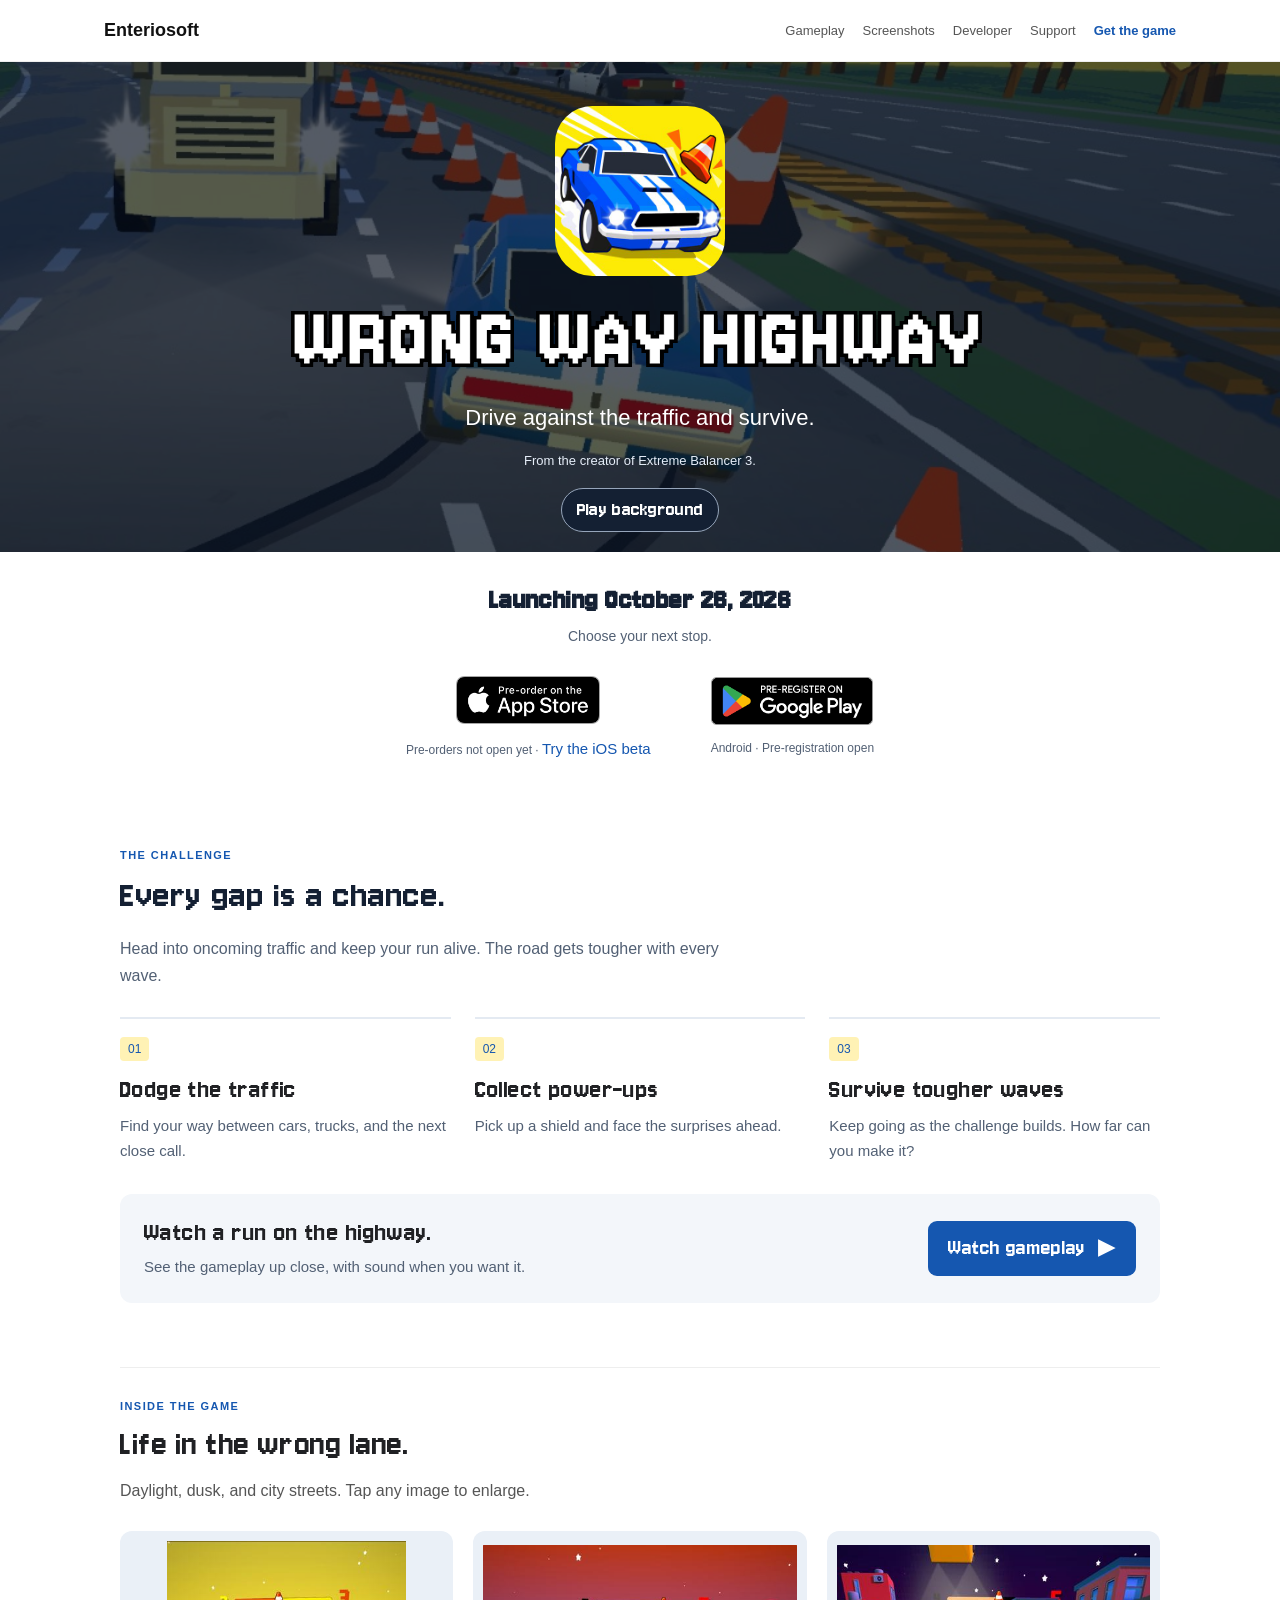
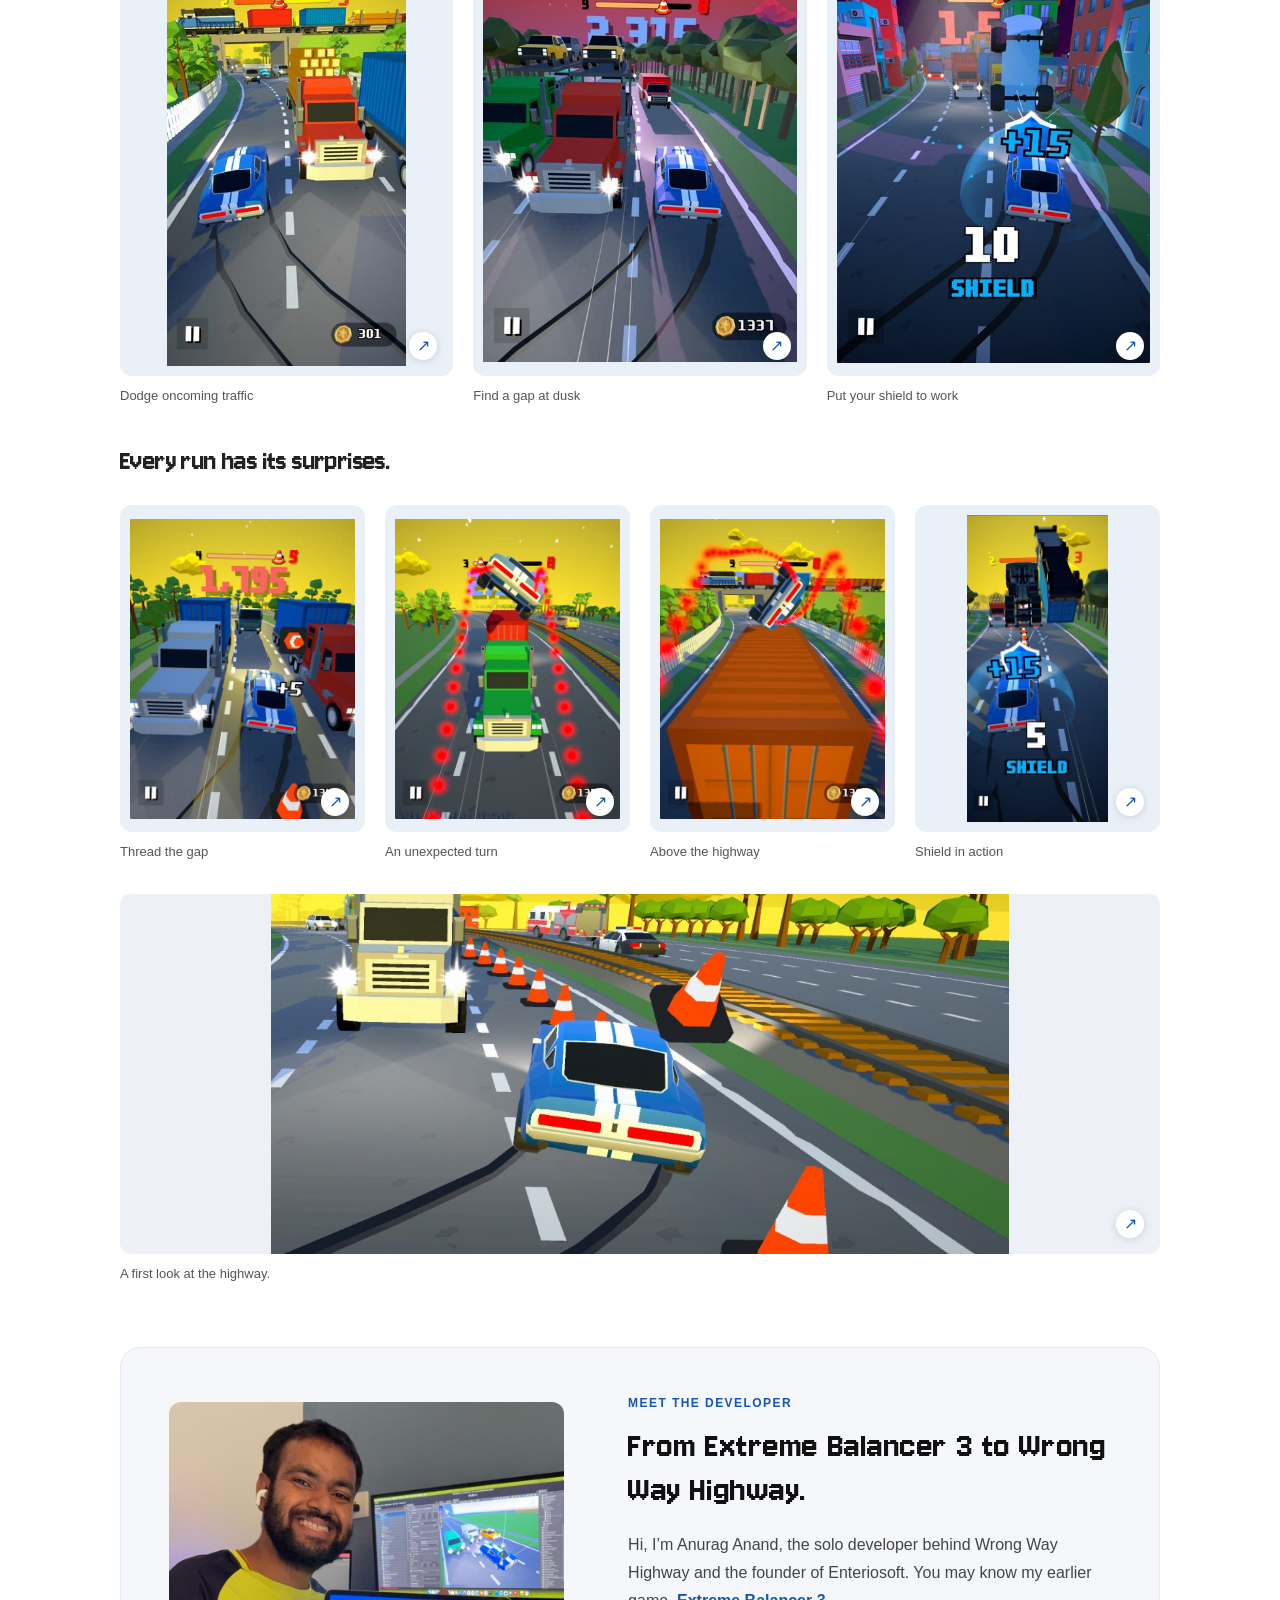
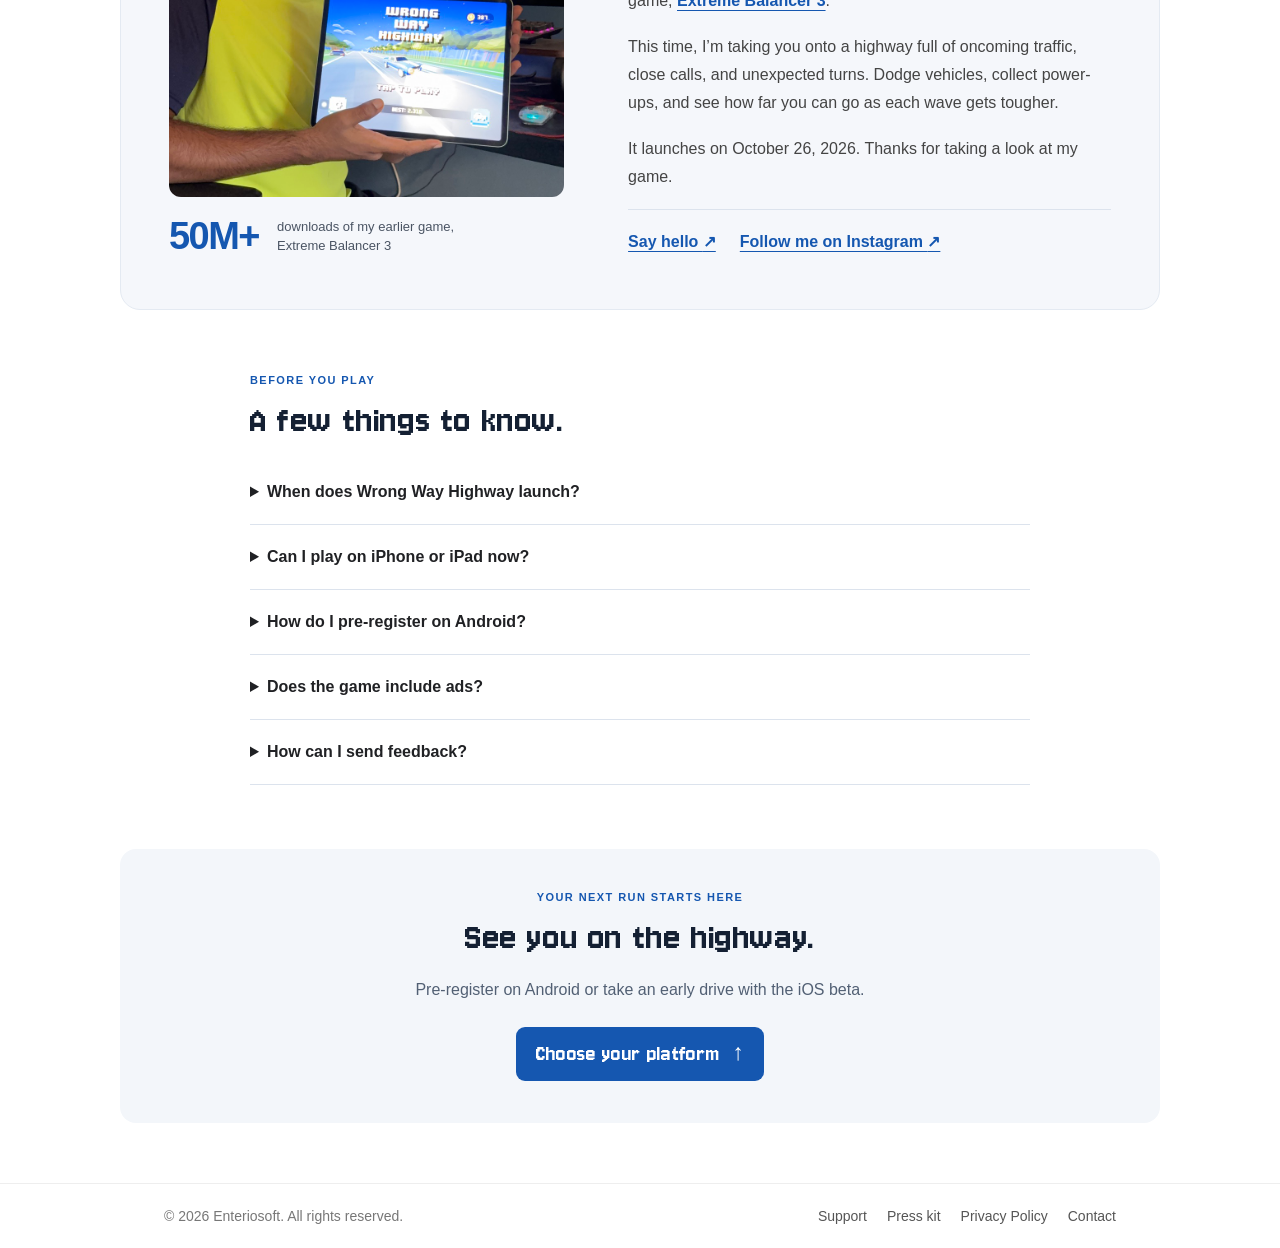
<file: index.html>
<!doctype html><html lang="en"><head><meta charset="UTF-8"><meta name="viewport" content="width=device-width, initial-scale=1">
<title>Wrong Way Highway — Mobile Driving Game by Enteriosoft</title>
<meta name="description" content="Dodge oncoming traffic, collect power-ups, and survive tougher waves. Explore Wrong Way Highway, pre-register on Android, or try the iOS beta.">
<link rel="canonical" href="https://wrongwayhighway.com/">
<link rel="icon" type="image/png" href="images/web/favicon.png"><link rel="apple-touch-icon" href="images/web/apple-touch-icon.png">
<meta property="og:type" content="website"><meta property="og:title" content="Wrong Way Highway"><meta property="og:description" content="One car. All the wrong traffic. A new mobile game from Enteriosoft."><meta property="og:url" content="https://wrongwayhighway.com/"><meta property="og:image" content="https://wrongwayhighway.com/images/web/social-preview.jpg"><meta property="og:image:width" content="1200"><meta property="og:image:height" content="630"><meta property="og:image:alt" content="Wrong Way Highway blue car dodging oncoming traffic">
<meta name="twitter:card" content="summary_large_image"><meta name="twitter:title" content="Wrong Way Highway"><meta name="twitter:description" content="Dodge traffic. Collect power-ups. Survive the highway."><meta name="twitter:image" content="https://wrongwayhighway.com/images/web/social-preview.jpg">
<link rel="stylesheet" href="home.css"><script src="site-config.js" defer></script><script src="script.js" defer></script><script src="home.js" defer></script>
<script type="application/ld+json">{"@context": "https://schema.org", "@type": "VideoGame", "name": "Wrong Way Highway", "url": "https://wrongwayhighway.com/", "image": "https://wrongwayhighway.com/images/web/social-preview.jpg", "description": "A mobile driving game where you dodge oncoming traffic, collect power-ups, and survive increasingly difficult waves.", "gamePlatform": ["Android", "iOS"], "publisher": {"@type": "Organization", "name": "Enteriosoft"}, "author": {"@type": "Person", "name": "Anurag Anand"}}</script></head><body><a class="skip-link" href="#main">Skip to content</a>
<header><div class="header-inner"><a href="index.html" class="brand">Enteriosoft</a><nav aria-label="Main navigation"><a href="#gameplay">Gameplay</a><a href="#screenshots">Screenshots</a><a href="#developer">Developer</a><a href="support.html">Support</a><a href="#availability" class="nav-action">Get the game</a></nav></div></header>
<main id="main">
<section class="hero" aria-labelledby="game-title">
<div class="hero-banner"><div class="hero-background" aria-hidden="true" inert><video id="gameplay-player" data-src="video/hero-loop.mp4" muted loop playsinline preload="none" disablepictureinpicture disableremoteplayback tabindex="-1"></video></div>
<img class="game-icon" src="images/web/game-icon.jpg" width="384" height="384" alt="Wrong Way Highway game icon" fetchpriority="high">
<h1 id="game-title"><span>Wrong Way</span> <span>Highway</span></h1><p class="tagline">Drive against the traffic and survive.</p>
<p class="hero-credit">From the creator of Extreme Balancer 3.</p>
<button id="motion-toggle" class="motion-toggle" type="button" hidden>Pause background</button></div>
<section class="availability" id="availability" aria-labelledby="availability-title"><h2 id="availability-title" data-launch-heading>Launching <time datetime="2026-10-26">October 26, 2026</time></h2>
<p>Choose your next stop.</p><nav class="store-badges" aria-label="Game availability">
<div class="store-option"><a href="ios-beta.html" data-event="ios_details" aria-label="App Store availability and iOS beta instructions"><img src="badges/appstorepreord.png" width="270" height="90" alt="Pre-order on the App Store"></a><span>Pre-orders not open yet · <a href="ios-beta.html" data-event="ios_beta_text">Try the iOS beta</a></span></div>
<div class="store-option"><a href="https://play.google.com/store/apps/details?id=com.enteriosoft.wrongwayhighway" data-event="google_play" aria-label="Pre-register on Google Play"><img src="badges/googleplayprereg.png" width="270" height="80" alt="Pre-register on Google Play"></a><span>Android · Pre-registration open</span></div></nav></section></section>
<section class="content-section" id="gameplay" aria-labelledby="gameplay-title"><p class="eyebrow">The challenge</p><h2 id="gameplay-title">Every gap is a chance.</h2><p class="section-intro">Head into oncoming traffic and keep your run alive. The road gets tougher with every wave.</p>
<div class="feature-grid"><article><span class="feature-number">01</span><h3>Dodge the traffic</h3><p>Find your way between cars, trucks, and the next close call.</p></article><article><span class="feature-number">02</span><h3>Collect power-ups</h3><p>Pick up a shield and face the surprises ahead.</p></article><article><span class="feature-number">03</span><h3>Survive tougher waves</h3><p>Keep going as the challenge builds. How far can you make it?</p></article></div>
<div class="trailer-panel"><div><h3>Watch a run on the highway.</h3><p>See the gameplay up close, with sound when you want it.</p></div><button class="primary-link" id="trailer-open" type="button" hidden>Watch gameplay <span aria-hidden="true">▶</span></button><noscript><a class="primary-link" href="https://youtu.be/5j3gRj9Xhcs">Watch gameplay on YouTube</a></noscript></div></section>
<section class="home-gallery" id="screenshots" aria-labelledby="gallery-title"><p class="eyebrow">Inside the game</p><h2 id="gallery-title">Life in the wrong lane.</h2><p class="gallery-intro">Daylight, dusk, and city streets. Tap any image to enlarge.</p>
<div class="screenshot-grid featured-shots"><figure><a class="shot-link" href="screenshots/web/2.jpg" data-caption="Dodge oncoming traffic" aria-label="Enlarge image: Dodge oncoming traffic"><span class="image-frame"><img src="screenshots/web/2.jpg" srcset="screenshots/web/2-small.jpg 360w, screenshots/web/2.jpg 540w" sizes="(max-width: 360px) calc(100vw - 40px), (max-width: 700px) 45vw, 330px" width="540" height="960" loading="lazy" decoding="async" alt="Blue sports car swerving beside an oncoming red truck beneath a freight train bridge"></span><span class="enlarge-hint" aria-hidden="true">↗</span></a><figcaption>Dodge oncoming traffic</figcaption></figure><figure><a class="shot-link" href="screenshots/web/10d.jpg" data-caption="Find a gap at dusk" aria-label="Enlarge image: Find a gap at dusk"><span class="image-frame"><img src="screenshots/web/10d.jpg" srcset="screenshots/web/10d-small.jpg 480w, screenshots/web/10d.jpg 900w" sizes="(max-width: 360px) calc(100vw - 40px), (max-width: 700px) 45vw, 330px" width="900" height="1200" loading="lazy" decoding="async" alt="Blue car passing trucks under a pink dusk sky"></span><span class="enlarge-hint" aria-hidden="true">↗</span></a><figcaption>Find a gap at dusk</figcaption></figure><figure><a class="shot-link" href="screenshots/web/9b.jpg" data-caption="Put your shield to work" aria-label="Enlarge image: Put your shield to work"><span class="image-frame"><img src="screenshots/web/9b.jpg" srcset="screenshots/web/9b-small.jpg 480w, screenshots/web/9b.jpg 900w" sizes="(max-width: 360px) calc(100vw - 40px), (max-width: 700px) 45vw, 330px" width="900" height="1200" loading="lazy" decoding="async" alt="Shielded blue car beneath a flipping vehicle on a city street"></span><span class="enlarge-hint" aria-hidden="true">↗</span></a><figcaption>Put your shield to work</figcaption></figure></div><h3 class="gallery-subheading">Every run has its surprises.</h3><div class="screenshot-grid more-shots"><figure><a class="shot-link" href="screenshots/web/4h.jpg" data-caption="Thread the gap" aria-label="Enlarge image: Thread the gap"><span class="image-frame"><img src="screenshots/web/4h.jpg" srcset="screenshots/web/4h-small.jpg 480w, screenshots/web/4h.jpg 900w" sizes="(max-width: 360px) calc(100vw - 40px), (max-width: 700px) 45vw, 330px" width="900" height="1200" loading="lazy" decoding="async" alt="Blue car threading a gap between oncoming container trucks"></span><span class="enlarge-hint" aria-hidden="true">↗</span></a><figcaption>Thread the gap</figcaption></figure><figure><a class="shot-link" href="screenshots/web/2i.jpg" data-caption="An unexpected turn" aria-label="Enlarge image: An unexpected turn"><span class="image-frame"><img src="screenshots/web/2i.jpg" srcset="screenshots/web/2i-small.jpg 480w, screenshots/web/2i.jpg 900w" sizes="(max-width: 360px) calc(100vw - 40px), (max-width: 700px) 45vw, 330px" width="900" height="1200" loading="lazy" decoding="async" alt="Car tumbling above a green truck with glowing red trails"></span><span class="enlarge-hint" aria-hidden="true">↗</span></a><figcaption>An unexpected turn</figcaption></figure><figure><a class="shot-link" href="screenshots/web/5l.jpg" data-caption="Above the highway" aria-label="Enlarge image: Above the highway"><span class="image-frame"><img src="screenshots/web/5l.jpg" srcset="screenshots/web/5l-small.jpg 480w, screenshots/web/5l.jpg 900w" sizes="(max-width: 360px) calc(100vw - 40px), (max-width: 700px) 45vw, 330px" width="900" height="1200" loading="lazy" decoding="async" alt="Car suspended above an orange freight container near a railway bridge"></span><span class="enlarge-hint" aria-hidden="true">↗</span></a><figcaption>Above the highway</figcaption></figure><figure><a class="shot-link" href="screenshots/web/3n.jpg" data-caption="Shield in action" aria-label="Enlarge image: Shield in action"><span class="image-frame"><img src="screenshots/web/3n.jpg" srcset="screenshots/web/3n-small.jpg 295w, screenshots/web/3n.jpg 554w" sizes="(max-width: 360px) calc(100vw - 40px), (max-width: 700px) 45vw, 330px" width="554" height="1200" loading="lazy" decoding="async" alt="Shielded blue car approaching two trucks flipping into the air"></span><span class="enlarge-hint" aria-hidden="true">↗</span></a><figcaption>Shield in action</figcaption></figure></div>
<figure class="promo-figure"><a class="shot-link" href="images/web/featured-graphics.jpg" data-caption="A first look at the highway" aria-label="Enlarge promotional artwork"><img src="images/web/featured-graphics.jpg" width="1024" height="500" loading="lazy" decoding="async" alt="Blue car dodging trucks and traffic cones in Wrong Way Highway"><span class="enlarge-hint" aria-hidden="true">↗</span></a><figcaption>A first look at the highway.</figcaption></figure></section>
<section class="developer-section" id="developer" aria-labelledby="developer-title">
                <figure class="developer-photo">
                    <img src="about/me-web.jpg" width="960" height="960" loading="lazy" decoding="async" alt="The developer of Wrong Way Highway holding an iPad running the game, beside a computer displaying its development">
                    <figcaption class="developer-milestone">
                        <strong>50M+</strong>
                        <span>downloads of my earlier game,<br>Extreme Balancer 3</span>
                    </figcaption>
                </figure>
                <div class="developer-copy">
                    <p class="developer-label">Meet the developer</p>
                    <h2 id="developer-title">From Extreme Balancer 3 to Wrong Way Highway.</h2>
                    <p>Hi, I’m Anurag Anand, the solo developer behind Wrong Way Highway and the founder of Enteriosoft. You may know my earlier game, <a href="https://apps.apple.com/us/app/extreme-balancer-3/id1441976758">Extreme Balancer 3</a>.</p>
                    <p>This time, I’m taking you onto a highway full of oncoming traffic, close calls, and unexpected turns. Dodge vehicles, collect power-ups, and see how far you can go as each wave gets tougher.</p>
                    <p>It launches on <time datetime="2026-10-26">October 26, 2026</time>. Thanks for taking a look at my game.</p>
                    <div class="developer-links">
                        <a href="mailto:anuraganand.enteriosoft@gmail.com">Say hello <span aria-hidden="true">↗</span></a>
                        <a href="https://www.instagram.com/anuraganand321/" target="_blank" rel="noopener noreferrer" aria-label="Follow me on Instagram (opens in a new tab)">Follow me on Instagram <span aria-hidden="true">↗</span></a>
                    </div>
                </div>
            </section>
<section class="content-section faq-section" id="faq" aria-labelledby="faq-title"><p class="eyebrow">Before you play</p><h2 id="faq-title">A few things to know.</h2>
<details><summary>When does Wrong Way Highway launch?</summary><p data-launch-faq>The planned launch date is October 26, 2026. Check the store listing for availability on your device.</p></details>
<details><summary>Can I play on iPhone or iPad now?</summary><p>You can try the beta through TestFlight. App Store pre-orders are not open yet. <a href="ios-beta.html">See the beta installation steps</a>.</p></details>
<details><summary>How do I pre-register on Android?</summary><p>Open the <a href="https://play.google.com/store/apps/details?id=com.enteriosoft.wrongwayhighway" data-event="google_play_faq">Google Play listing</a> on your device and follow the pre-registration instructions shown there.</p></details>
<details><summary>Does the game include ads?</summary><p>The game uses Google AdMob to display ads. You can read more in the <a href="privacy-policy.html">privacy policy</a>.</p></details>
<details><summary>How can I send feedback?</summary><p>Use TestFlight’s feedback option for the iOS beta, or <a href="mailto:anuraganand.enteriosoft@gmail.com">email Anurag</a> with a description of what happened and your device model. Visit <a href="support.html">game support</a> for troubleshooting tips.</p></details></section>
<section class="closing-cta content-section"><p class="eyebrow">Your next run starts here</p><h2>See you on the highway.</h2><p>Pre-register on Android or take an early drive with the iOS beta.</p><a class="primary-link" href="#availability">Choose your platform <span aria-hidden="true">↑</span></a></section>
</main><footer><div class="footer-inner"><span>© 2026 Enteriosoft. All rights reserved.</span><div class="footer-links"><a href="support.html">Support</a><a href="press.html">Press kit</a><a href="privacy-policy.html">Privacy Policy</a><a href="mailto:anuraganand.enteriosoft@gmail.com">Contact</a></div></div></footer><dialog class="lightbox" aria-label="Game image viewer">
    <div class="lightbox-toolbar">
        <div><p id="lightbox-caption"></p><p id="lightbox-count" aria-live="polite"></p></div>
        <button class="close" type="button" aria-label="Close image viewer" autofocus>Close ×</button>
    </div>
    <div class="lightbox-stage">
        <button class="previous" type="button" aria-label="Previous image">←</button>
        <img id="lightbox-image" alt=""><p id="lightbox-state" role="status" hidden></p>
        <button class="next" type="button" aria-label="Next image">→</button>
    </div>
    <p class="lightbox-hint">Swipe or use arrow keys · Escape to close</p>
</dialog>
<dialog class="trailer-dialog" id="trailer-dialog" aria-labelledby="trailer-title"><div class="lightbox-toolbar"><h2 id="trailer-title">Wrong Way Highway · Gameplay</h2><button type="button" id="trailer-close" autofocus>Close ×</button></div><div id="trailer-container"></div><p><a href="https://youtu.be/5j3gRj9Xhcs">Watch on YouTube</a> if the video cannot load.</p></dialog>
</body></html>
</file>
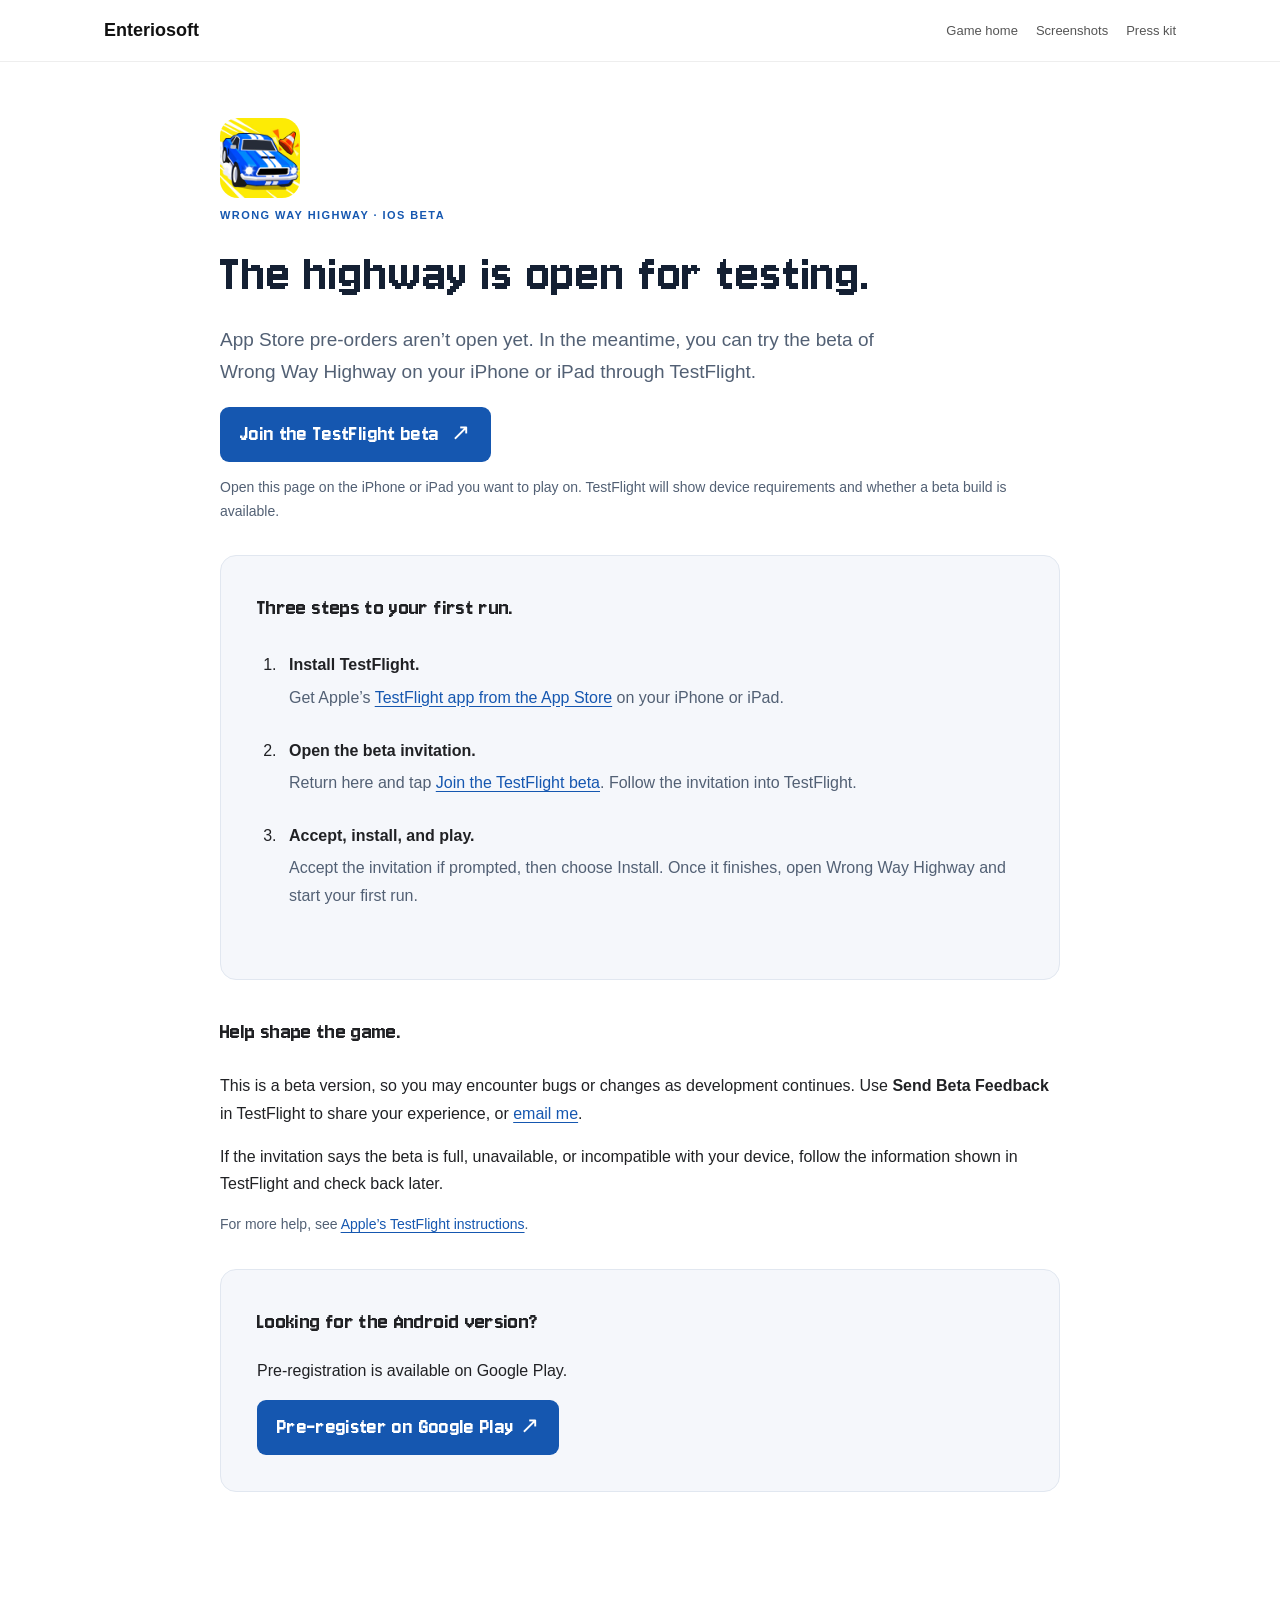
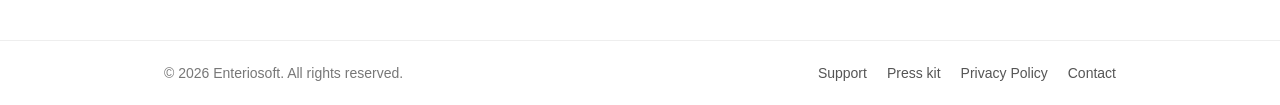
<file: ios-beta.html>
<!doctype html>
<html lang="en"><head><meta charset="utf-8"><meta name="viewport" content="width=device-width, initial-scale=1">
<title>Try the iOS beta — Wrong Way Highway</title><meta name="description" content="App Store pre-orders are not open yet. Learn how to try Wrong Way Highway on iPhone or iPad using TestFlight.">
<link rel="canonical" href="https://wrongwayhighway.com/ios-beta.html"><link rel="icon" href="images/web/favicon.png"><link rel="apple-touch-icon" href="images/web/apple-touch-icon.png">
<meta property="og:type" content="website"><meta property="og:title" content="Try the iOS beta — Wrong Way Highway"><meta property="og:description" content="App Store pre-orders are not open yet. Learn how to try Wrong Way Highway on iPhone or iPad using TestFlight."><meta property="og:url" content="https://wrongwayhighway.com/ios-beta.html"><meta property="og:image" content="https://wrongwayhighway.com/images/web/social-preview.jpg"><meta name="twitter:card" content="summary_large_image">
<link rel="stylesheet" href="home.css"><script src="site-config.js" defer></script><script src="home.js" defer></script></head><body>
<a class="skip-link" href="#main">Skip to content</a><header><div class="header-inner"><a class="brand" href="index.html">Enteriosoft</a><nav aria-label="Main navigation"><a href="index.html">Game home</a><a href="index.html#screenshots">Screenshots</a><a href="press.html">Press kit</a></nav></div></header>
<main id="main" class="info-page"><img class="info-icon" src="images/web/game-icon.jpg" width="384" height="384" alt="Wrong Way Highway game icon">
<p class="eyebrow">Wrong Way Highway · iOS beta</p><h1>The highway is open for testing.</h1>
<p class="info-lead">App Store pre-orders aren’t open yet. In the meantime, you can try the beta of Wrong Way Highway on your iPhone or iPad through TestFlight.</p>
<a class="primary-link" href="https://testflight.apple.com/join/62ANbkVJ" data-event="testflight_join">Join the TestFlight beta <span aria-hidden="true">↗</span></a>
<p class="info-note">Open this page on the iPhone or iPad you want to play on. TestFlight will show device requirements and whether a beta build is available.</p>
<section class="info-card" aria-labelledby="steps-title"><h2 id="steps-title">Three steps to your first run.</h2><ol class="install-steps">
<li><strong>Install TestFlight.</strong><p>Get Apple’s <a href="https://apps.apple.com/us/app/testflight/id899247664" data-event="testflight_install">TestFlight app from the App Store</a> on your iPhone or iPad.</p></li>
<li><strong>Open the beta invitation.</strong><p>Return here and tap <a href="https://testflight.apple.com/join/62ANbkVJ" data-event="testflight_join_steps">Join the TestFlight beta</a>. Follow the invitation into TestFlight.</p></li>
<li><strong>Accept, install, and play.</strong><p>Accept the invitation if prompted, then choose Install. Once it finishes, open Wrong Way Highway and start your first run.</p></li>
</ol></section>
<section aria-labelledby="beta-notes"><h2 id="beta-notes">Help shape the game.</h2><p>This is a beta version, so you may encounter bugs or changes as development continues. Use <strong>Send Beta Feedback</strong> in TestFlight to share your experience, or <a href="mailto:anuraganand.enteriosoft@gmail.com">email me</a>.</p>
<p>If the invitation says the beta is full, unavailable, or incompatible with your device, follow the information shown in TestFlight and check back later.</p><p class="info-note">For more help, see <a href="https://testflight.apple.com/">Apple’s TestFlight instructions</a>.</p></section>
<section class="info-card"><h2>Looking for the Android version?</h2><p>Pre-registration is available on Google Play.</p><a class="primary-link" href="https://play.google.com/store/apps/details?id=com.enteriosoft.wrongwayhighway" data-event="google_play_beta_page">Pre-register on Google Play ↗</a></section></main><footer><div class="footer-inner"><span>© 2026 Enteriosoft. All rights reserved.</span><div class="footer-links"><a href="support.html">Support</a><a href="press.html">Press kit</a><a href="privacy-policy.html">Privacy Policy</a><a href="mailto:anuraganand.enteriosoft@gmail.com">Contact</a></div></div></footer></body></html>
</file>
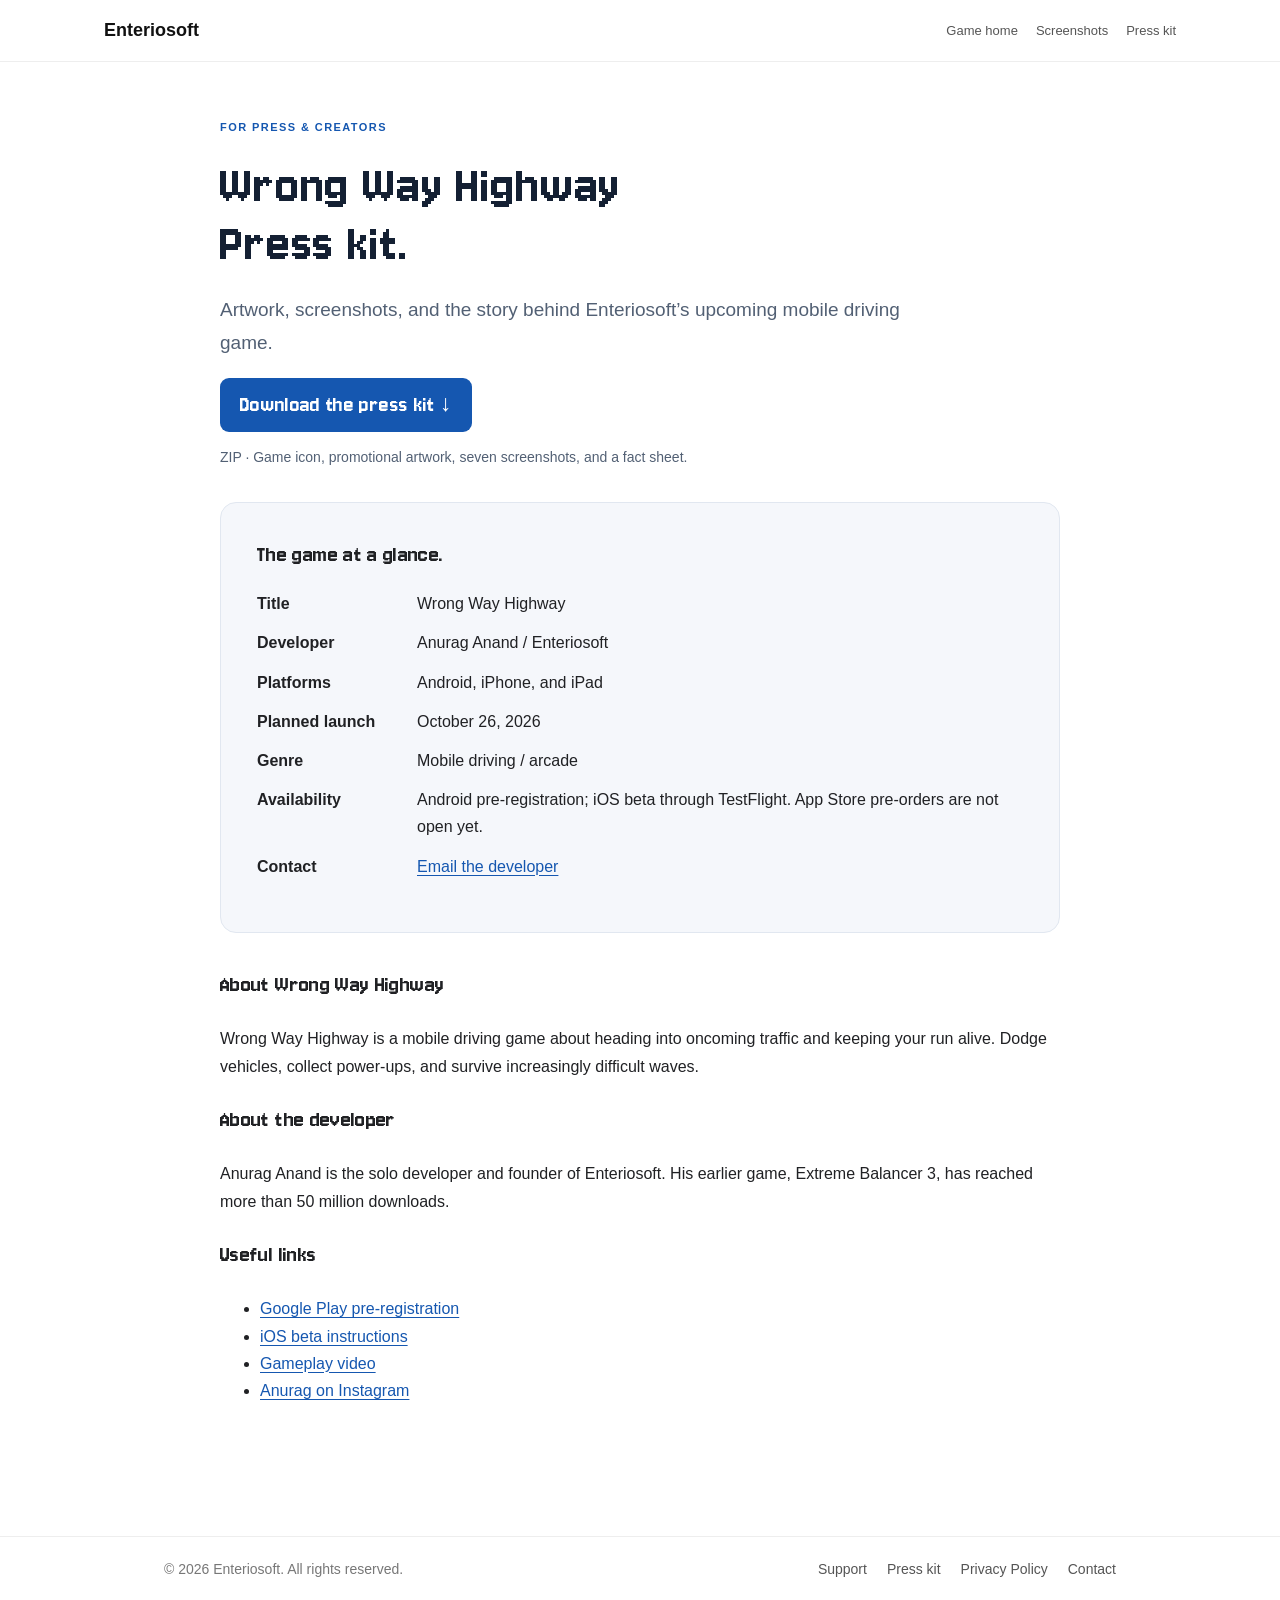
<file: press.html>
<!doctype html>
<html lang="en"><head><meta charset="utf-8"><meta name="viewport" content="width=device-width, initial-scale=1">
<title>Press kit — Wrong Way Highway</title><meta name="description" content="Download Wrong Way Highway artwork, screenshots, and game information for press and creators.">
<link rel="canonical" href="https://wrongwayhighway.com/press.html"><link rel="icon" href="images/web/favicon.png"><link rel="apple-touch-icon" href="images/web/apple-touch-icon.png">
<meta property="og:type" content="website"><meta property="og:title" content="Press kit — Wrong Way Highway"><meta property="og:description" content="Download Wrong Way Highway artwork, screenshots, and game information for press and creators."><meta property="og:url" content="https://wrongwayhighway.com/press.html"><meta property="og:image" content="https://wrongwayhighway.com/images/web/social-preview.jpg"><meta name="twitter:card" content="summary_large_image">
<link rel="stylesheet" href="home.css"><script src="site-config.js" defer></script><script src="home.js" defer></script></head><body>
<a class="skip-link" href="#main">Skip to content</a><header><div class="header-inner"><a class="brand" href="index.html">Enteriosoft</a><nav aria-label="Main navigation"><a href="index.html">Game home</a><a href="index.html#screenshots">Screenshots</a><a href="press.html">Press kit</a></nav></div></header>
<main id="main" class="info-page"><p class="eyebrow">For press &amp; creators</p><h1>Wrong Way Highway<br>Press kit.</h1><p class="info-lead">Artwork, screenshots, and the story behind Enteriosoft’s upcoming mobile driving game.</p>
<a class="primary-link" href="press/wrong-way-highway-press-kit.zip" download data-event="press_download">Download the press kit ↓</a><p class="info-note">ZIP · Game icon, promotional artwork, seven screenshots, and a fact sheet.</p>
<section class="info-card"><h2>The game at a glance.</h2><dl class="fact-list"><dt>Title</dt><dd>Wrong Way Highway</dd><dt>Developer</dt><dd>Anurag Anand / Enteriosoft</dd><dt>Platforms</dt><dd>Android, iPhone, and iPad</dd><dt>Planned launch</dt><dd><time datetime="2026-10-26">October 26, 2026</time></dd><dt>Genre</dt><dd>Mobile driving / arcade</dd><dt>Availability</dt><dd>Android pre-registration; iOS beta through TestFlight. App Store pre-orders are not open yet.</dd><dt>Contact</dt><dd><a href="mailto:anuraganand.enteriosoft@gmail.com">Email the developer</a></dd></dl></section>
<h2>About Wrong Way Highway</h2><p>Wrong Way Highway is a mobile driving game about heading into oncoming traffic and keeping your run alive. Dodge vehicles, collect power-ups, and survive increasingly difficult waves.</p>
<h2>About the developer</h2><p>Anurag Anand is the solo developer and founder of Enteriosoft. His earlier game, Extreme Balancer 3, has reached more than 50 million downloads.</p>
<h2>Useful links</h2><ul><li><a href="https://play.google.com/store/apps/details?id=com.enteriosoft.wrongwayhighway">Google Play pre-registration</a></li><li><a href="ios-beta.html">iOS beta instructions</a></li><li><a href="https://youtu.be/5j3gRj9Xhcs">Gameplay video</a></li><li><a href="https://www.instagram.com/anuraganand321/">Anurag on Instagram</a></li></ul></main><footer><div class="footer-inner"><span>© 2026 Enteriosoft. All rights reserved.</span><div class="footer-links"><a href="support.html">Support</a><a href="press.html">Press kit</a><a href="privacy-policy.html">Privacy Policy</a><a href="mailto:anuraganand.enteriosoft@gmail.com">Contact</a></div></div></footer></body></html>
</file>
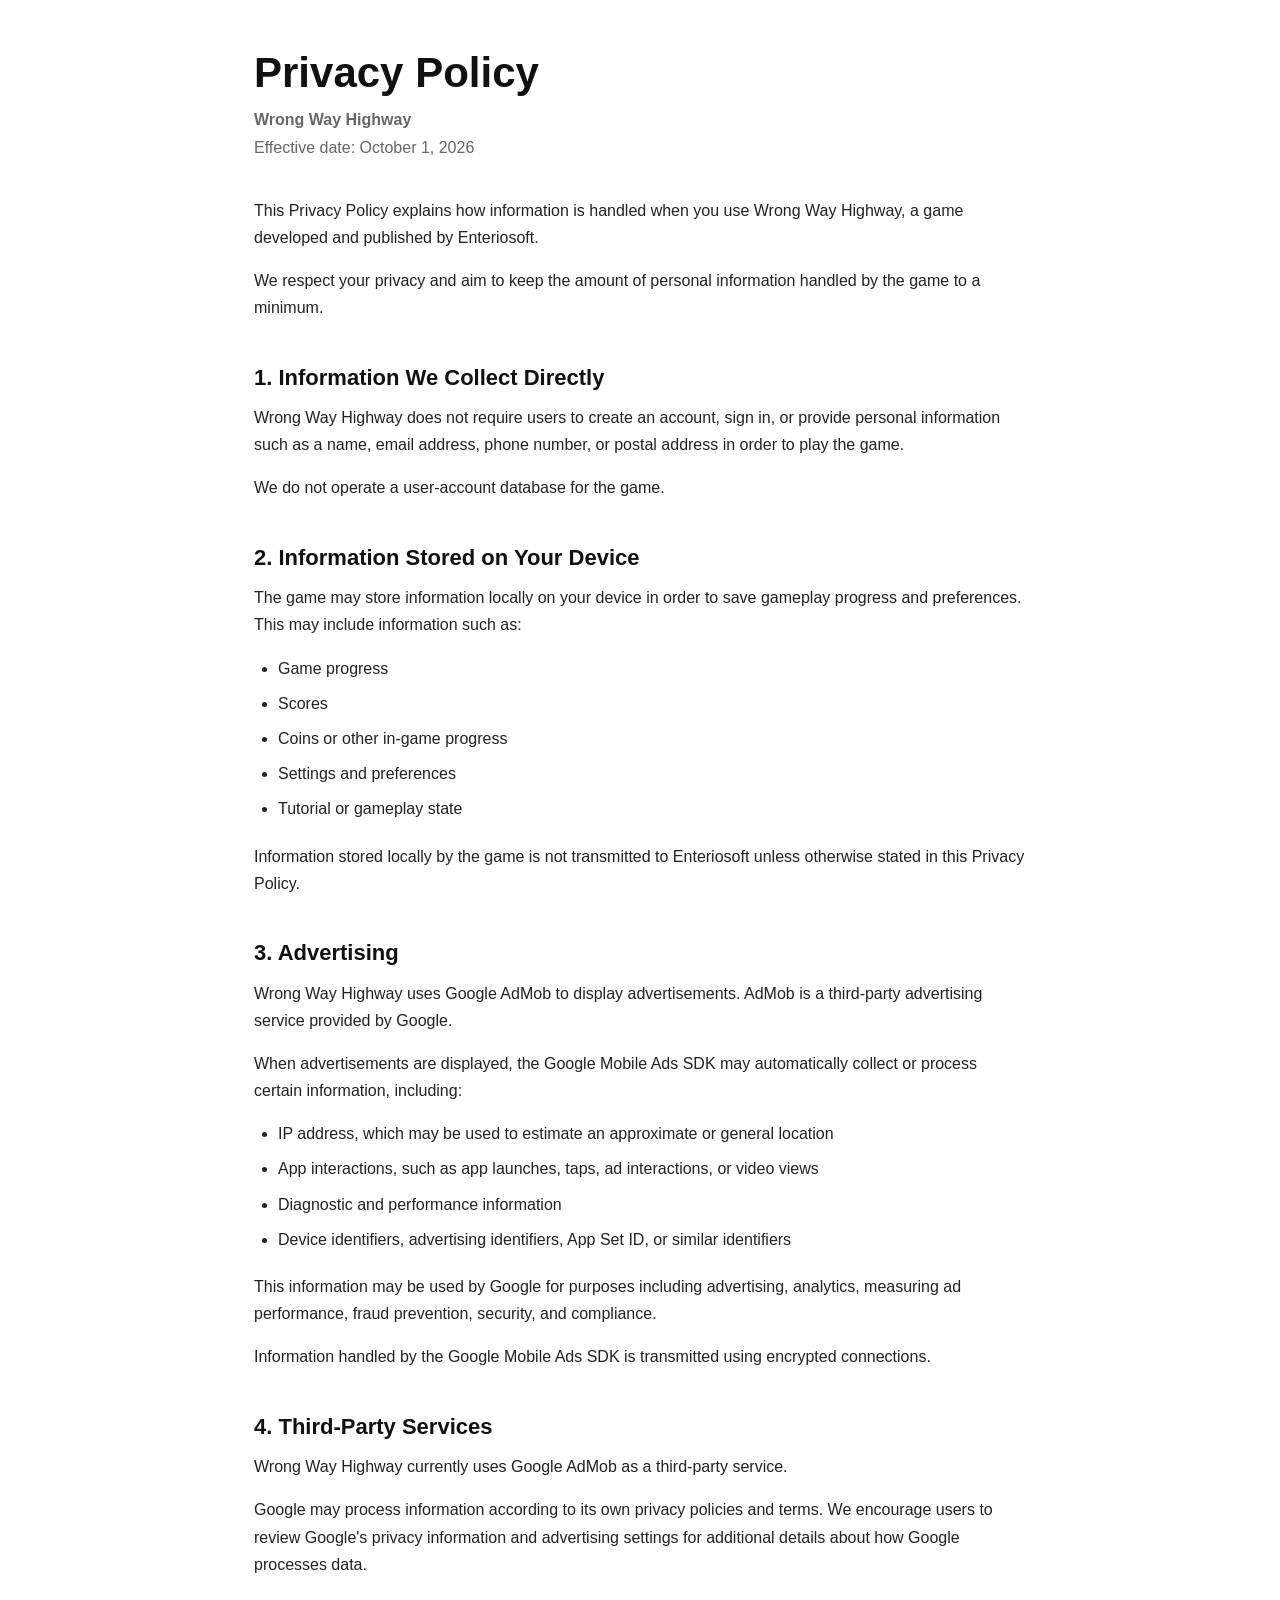
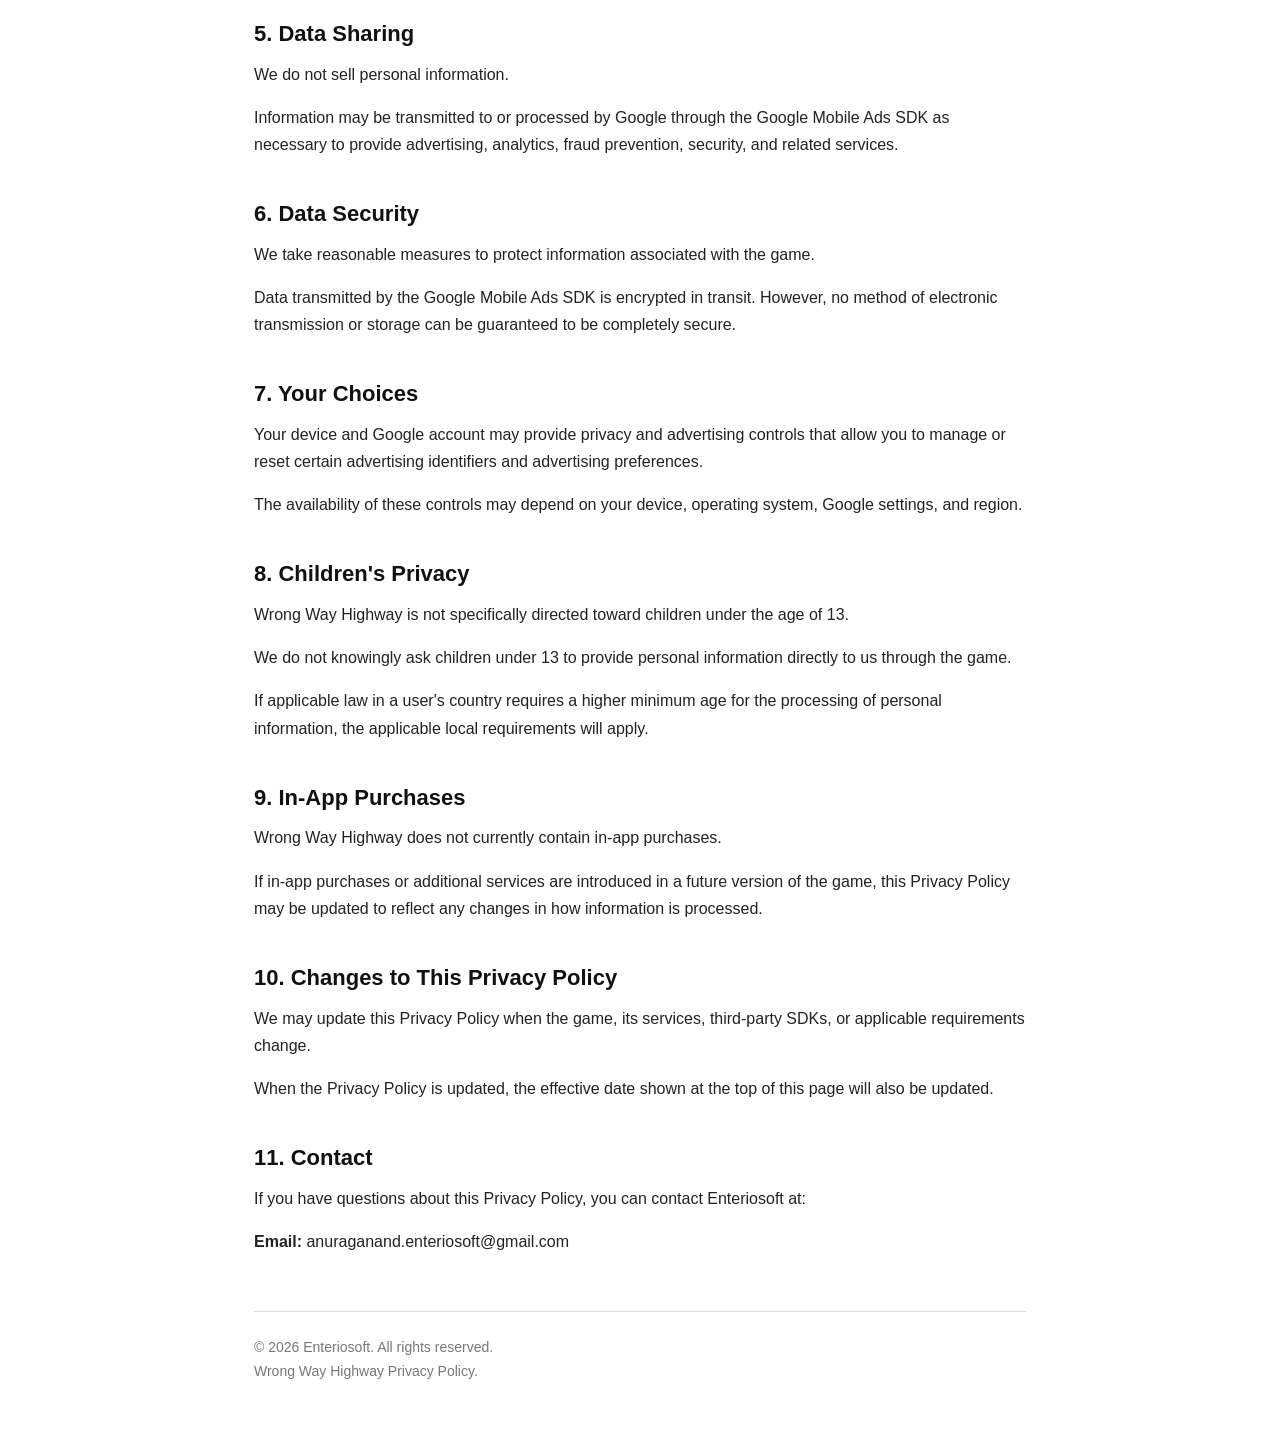
<file: privacy-policy.html>
<!DOCTYPE html>
<html lang="en">
<head>
    <meta charset="UTF-8">

    <meta
        name="viewport"
        content="width=device-width, initial-scale=1.0"
    >

    <meta
        name="description"
        content="Privacy Policy for Wrong Way Highway by Enteriosoft."
    >

    <title>Privacy Policy - Wrong Way Highway</title>

    <style>
        * {
            box-sizing: border-box;
        }

        html {
            -webkit-text-size-adjust: 100%;
        }

        body {
            margin: 0;
            padding: 0;
            background: #ffffff;
            color: #222222;

            font-family:
                -apple-system,
                BlinkMacSystemFont,
                "Segoe UI",
                Roboto,
                Helvetica,
                Arial,
                sans-serif;

            font-size: 16px;
            line-height: 1.7;
        }

        .container {
            width: 100%;
            max-width: 820px;
            margin: 0 auto;
            padding: 48px 24px 64px;
        }

        h1 {
            margin: 0 0 8px;
            font-size: clamp(30px, 5vw, 42px);
            line-height: 1.2;
            color: #111111;
        }

        h2 {
            margin-top: 42px;
            margin-bottom: 12px;
            font-size: 22px;
            line-height: 1.3;
            color: #111111;
        }

        p {
            margin: 0 0 16px;
        }

        ul {
            margin: 12px 0 20px;
            padding-left: 24px;
        }

        li {
            margin-bottom: 8px;
        }

        .subtitle {
            margin-bottom: 36px;
            color: #666666;
        }

        .important {
            padding: 18px 20px;
            margin: 24px 0;
            background: #f6f6f6;
            border-radius: 10px;
        }

        .contact {
            word-break: break-word;
        }

        footer {
            margin-top: 56px;
            padding-top: 24px;
            border-top: 1px solid #dddddd;
            color: #777777;
            font-size: 14px;
        }

        @media (max-width: 600px) {
            .container {
                padding: 32px 20px 48px;
            }

            h2 {
                margin-top: 34px;
            }
        }
    </style>
</head>

<body>

    <main class="container">

        <h1>Privacy Policy</h1>

        <p class="subtitle">
            <strong>Wrong Way Highway</strong><br>
            Effective date: October 1, 2026
        </p>


        <p>
            This Privacy Policy explains how information is handled when
            you use Wrong Way Highway, a game developed and published by
            Enteriosoft.
        </p>

        <p>
            We respect your privacy and aim to keep the amount of personal
            information handled by the game to a minimum.
        </p>


        <h2>1. Information We Collect Directly</h2>

        <p>
            Wrong Way Highway does not require users to create an account,
            sign in, or provide personal information such as a name,
            email address, phone number, or postal address in order to play
            the game.
        </p>

        <p>
            We do not operate a user-account database for the game.
        </p>


        <h2>2. Information Stored on Your Device</h2>

        <p>
            The game may store information locally on your device in order
            to save gameplay progress and preferences. This may include
            information such as:
        </p>

        <ul>
            <li>Game progress</li>
            <li>Scores</li>
            <li>Coins or other in-game progress</li>
            <li>Settings and preferences</li>
            <li>Tutorial or gameplay state</li>
        </ul>

        <p>
            Information stored locally by the game is not transmitted to
            Enteriosoft unless otherwise stated in this Privacy Policy.
        </p>


        <h2>3. Advertising</h2>

        <p>
            Wrong Way Highway uses Google AdMob to display advertisements.
            AdMob is a third-party advertising service provided by Google.
        </p>

        <p>
            When advertisements are displayed, the Google Mobile Ads SDK
            may automatically collect or process certain information,
            including:
        </p>

        <ul>
            <li>
                IP address, which may be used to estimate an approximate
                or general location
            </li>

            <li>
                App interactions, such as app launches, taps, ad
                interactions, or video views
            </li>

            <li>
                Diagnostic and performance information
            </li>

            <li>
                Device identifiers, advertising identifiers, App Set ID,
                or similar identifiers
            </li>
        </ul>

        <p>
            This information may be used by Google for purposes including
            advertising, analytics, measuring ad performance, fraud
            prevention, security, and compliance.
        </p>

        <p>
            Information handled by the Google Mobile Ads SDK is transmitted
            using encrypted connections.
        </p>


        <h2>4. Third-Party Services</h2>

        <p>
            Wrong Way Highway currently uses Google AdMob as a third-party
            service.
        </p>

        <p>
            Google may process information according to its own privacy
            policies and terms. We encourage users to review Google's
            privacy information and advertising settings for additional
            details about how Google processes data.
        </p>


        <h2>5. Data Sharing</h2>

        <p>
            We do not sell personal information.
        </p>

        <p>
            Information may be transmitted to or processed by Google through
            the Google Mobile Ads SDK as necessary to provide advertising,
            analytics, fraud prevention, security, and related services.
        </p>


        <h2>6. Data Security</h2>

        <p>
            We take reasonable measures to protect information associated
            with the game.
        </p>

        <p>
            Data transmitted by the Google Mobile Ads SDK is encrypted in
            transit. However, no method of electronic transmission or
            storage can be guaranteed to be completely secure.
        </p>


        <h2>7. Your Choices</h2>

        <p>
            Your device and Google account may provide privacy and
            advertising controls that allow you to manage or reset certain
            advertising identifiers and advertising preferences.
        </p>

        <p>
            The availability of these controls may depend on your device,
            operating system, Google settings, and region.
        </p>


        <h2>8. Children's Privacy</h2>

        <p>
            Wrong Way Highway is not specifically directed toward children
            under the age of 13.
        </p>

        <p>
            We do not knowingly ask children under 13 to provide personal
            information directly to us through the game.
        </p>

        <p>
            If applicable law in a user's country requires a higher minimum
            age for the processing of personal information, the applicable
            local requirements will apply.
        </p>


        <h2>9. In-App Purchases</h2>

        <p>
            Wrong Way Highway does not currently contain in-app purchases.
        </p>

        <p>
            If in-app purchases or additional services are introduced in a
            future version of the game, this Privacy Policy may be updated
            to reflect any changes in how information is processed.
        </p>


        <h2>10. Changes to This Privacy Policy</h2>

        <p>
            We may update this Privacy Policy when the game, its services,
            third-party SDKs, or applicable requirements change.
        </p>

        <p>
            When the Privacy Policy is updated, the effective date shown at
            the top of this page will also be updated.
        </p>


        <h2>11. Contact</h2>

        <p>
            If you have questions about this Privacy Policy, you can contact
            Enteriosoft at:
        </p>

        <p class="contact">
            <strong>Email:</strong>
            anuraganand.enteriosoft@gmail.com
        </p>


        <footer>
            © 2026 Enteriosoft. All rights reserved.<br>
            Wrong Way Highway Privacy Policy.
        </footer>

    </main>

</body>
</html>
</file>
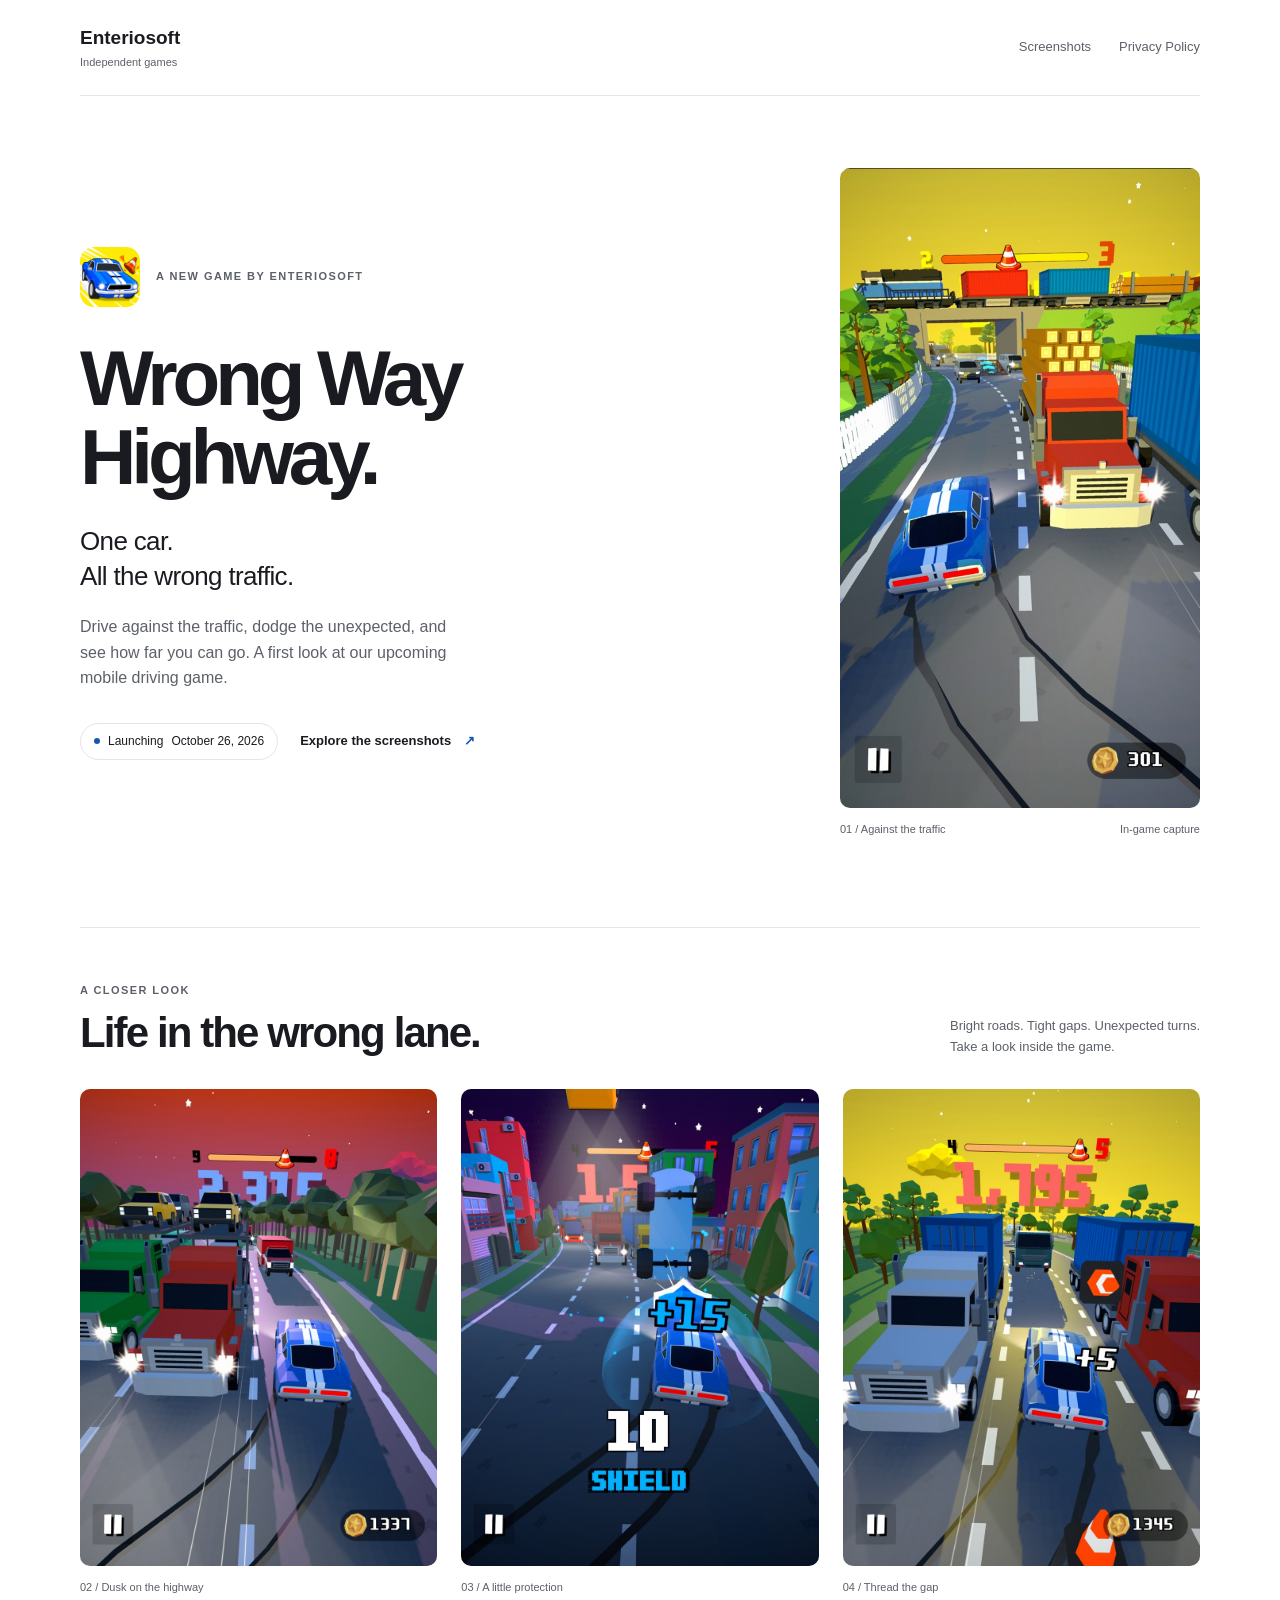
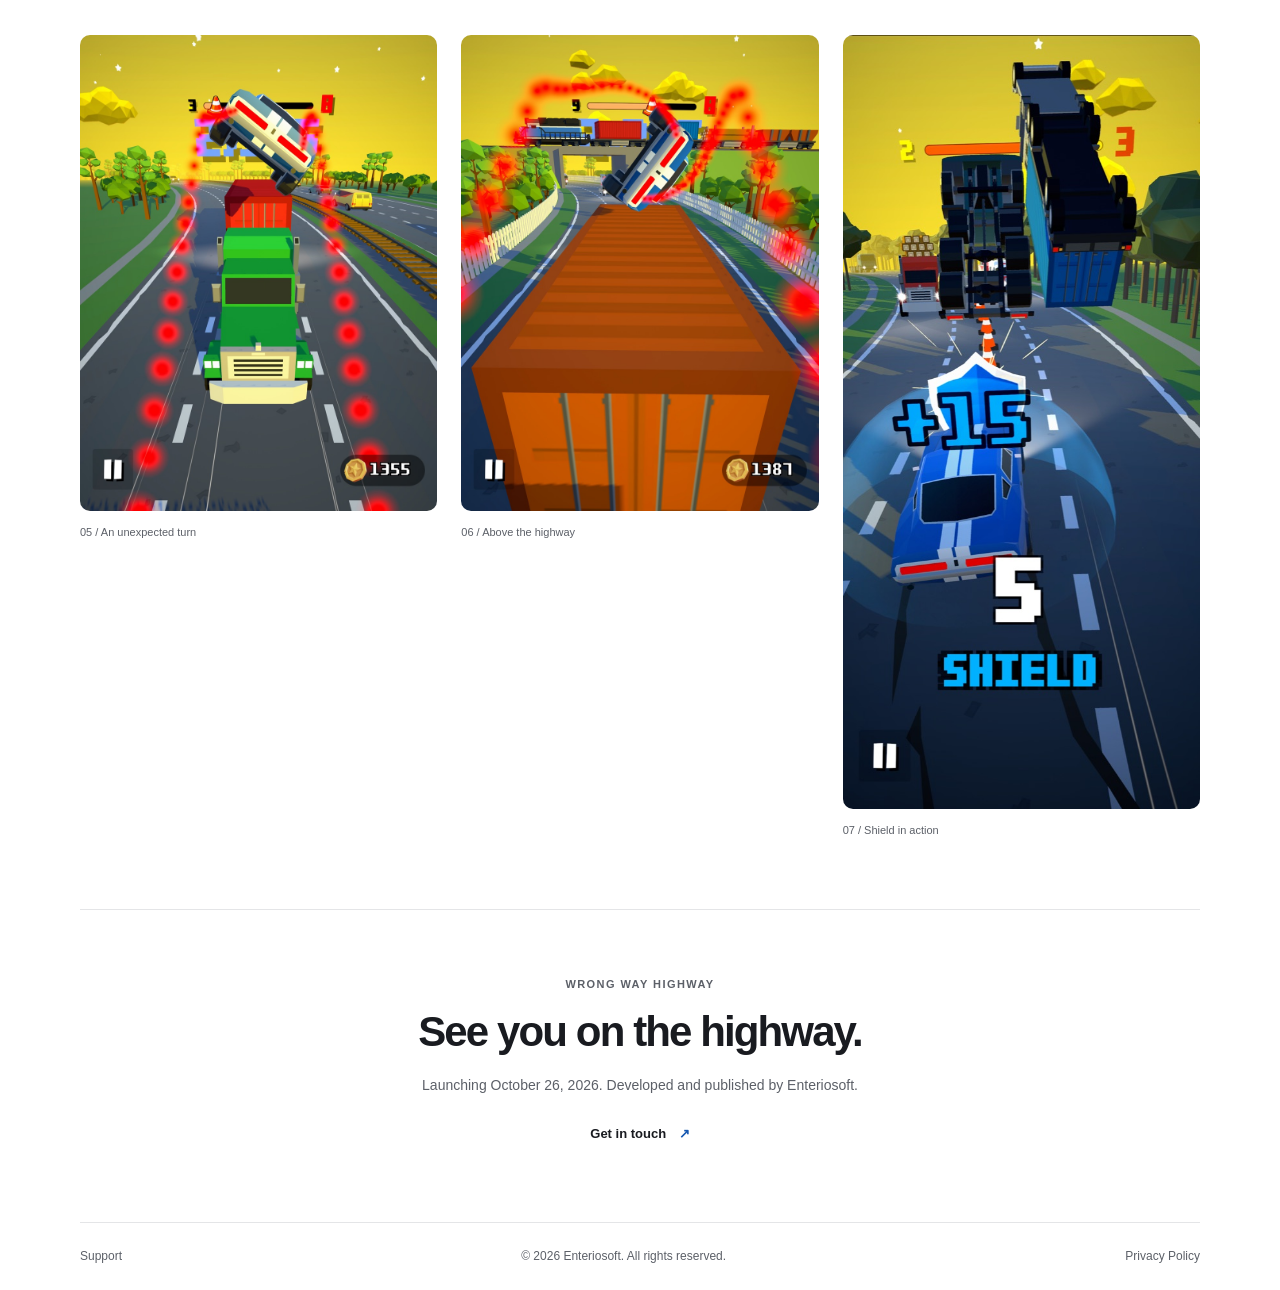
<file: showcase.html>
<!doctype html>
<html lang="en">
<head>
  <meta charset="utf-8">
  <meta name="robots" content="noindex, follow">
  <link rel="canonical" href="https://wrongwayhighway.com/">
  <meta name="viewport" content="width=device-width, initial-scale=1">
  <meta name="description" content="A first look at Wrong Way Highway, the upcoming mobile driving game by Enteriosoft.">
  <title>Wrong Way Highway — A first look</title>
  <link rel="icon" href="images/gameicon.png">
  <link rel="stylesheet" href="styles.css">
  <script src="script.js" defer></script>
</head>
<body>
  <a class="skip-link" href="#main">Skip to content</a>
  <header class="site-header wrap">
    <div class="brand">Enteriosoft<span>Independent games</span></div>
    <nav aria-label="Main navigation"><a href="#screenshots">Screenshots</a><a href="privacy-policy.html">Privacy Policy</a></nav>
  </header>
  <main id="main">
    <section class="hero wrap" aria-labelledby="title">
      <div class="hero-copy">
        <div class="game-identity"><img src="images/gameicon.png" width="1024" height="1024" alt="Wrong Way Highway icon with a blue sports car and an orange traffic cone"><span class="eyebrow">A new game by Enteriosoft</span></div>
        <h1 id="title">Wrong Way<br>Highway.</h1>
        <p class="intro">One car.<br>All the wrong traffic.</p>
        <p class="summary">Drive against the traffic, dodge the unexpected, and see how far you can go. A first look at our upcoming mobile driving game.</p>
        <div class="hero-actions"><span class="status"><span aria-hidden="true"></span>Launching <time datetime="2026-10-26">October 26, 2026</time></span><a class="text-link" href="#screenshots">Explore the screenshots <span aria-hidden="true">↗</span></a></div>
      </div>
      <figure class="hero-image">
        <a class="shot-link" href="screenshots/2.png" data-caption="01 / Against the traffic — a close encounter beneath the railway bridge."><img src="screenshots/web/2.jpg" width="540" height="960" fetchpriority="high" alt="Blue sports car swerving beside an oncoming red truck beneath a freight train bridge"><span class="zoom-label">View full image <span aria-hidden="true">↗</span></span></a>
        <figcaption><span>01 / Against the traffic</span><span>In-game capture</span></figcaption>
      </figure>
    </section>
    <section class="gallery-section wrap" id="screenshots" aria-labelledby="gallery-title">
      <div class="section-heading"><div><p class="eyebrow">A closer look</p><h2 id="gallery-title">Life in the wrong lane.</h2></div><p>Bright roads. Tight gaps. Unexpected turns.<br>Take a look inside the game.</p></div>
      <div class="gallery">
        <figure><a class="shot-link" href="screenshots/10d.png" data-caption="02 / Dusk on the highway"><img src="screenshots/web/10d.jpg" width="900" height="1200" loading="lazy" alt="Blue car passing trucks and a vehicle transporter under a pink dusk sky"><span class="zoom-label">View full image ↗</span></a><figcaption><span>02 / Dusk on the highway</span></figcaption></figure>
        <figure><a class="shot-link" href="screenshots/9b.png" data-caption="03 / A little protection"><img src="screenshots/web/9b.jpg" width="900" height="1200" loading="lazy" alt="Blue car surrounded by a glowing shield as another vehicle flips above a city street"><span class="zoom-label">View full image ↗</span></a><figcaption><span>03 / A little protection</span></figcaption></figure>
        <figure><a class="shot-link" href="screenshots/4h.png" data-caption="04 / Thread the gap"><img src="screenshots/web/4h.jpg" width="900" height="1200" loading="lazy" alt="Blue car threading a narrow gap between oncoming container trucks"><span class="zoom-label">View full image ↗</span></a><figcaption><span>04 / Thread the gap</span></figcaption></figure>
        <figure><a class="shot-link" href="screenshots/2i.png" data-caption="05 / An unexpected turn"><img src="screenshots/web/2i.jpg" width="900" height="1200" loading="lazy" alt="Car tumbling above a green container truck with red glowing trails along the road"><span class="zoom-label">View full image ↗</span></a><figcaption><span>05 / An unexpected turn</span></figcaption></figure>
        <figure><a class="shot-link" href="screenshots/5l.png" data-caption="06 / Above the highway"><img src="screenshots/web/5l.jpg" width="900" height="1200" loading="lazy" alt="Car suspended above an orange freight container near a railway bridge"><span class="zoom-label">View full image ↗</span></a><figcaption><span>06 / Above the highway</span></figcaption></figure>
        <figure><a class="shot-link" href="screenshots/3n.png" data-caption="07 / Shield in action"><img src="screenshots/web/3n.jpg" width="554" height="1200" loading="lazy" alt="Shielded blue car approaching two trucks flipping into the air on a tree-lined highway"><span class="zoom-label">View full image ↗</span></a><figcaption><span>07 / Shield in action</span></figcaption></figure>
      </div>
    </section>
    <section class="closing wrap" aria-labelledby="closing-title"><p class="eyebrow">Wrong Way Highway</p><h2 id="closing-title">See you on the highway.</h2><p>Launching <time datetime="2026-10-26">October 26, 2026</time>. Developed and published by Enteriosoft.</p><a class="text-link" href="mailto:anuraganand.enteriosoft@gmail.com">Get in touch <span aria-hidden="true">↗</span></a></section>
  </main>
  <footer class="wrap"><a href="support.html">Support</a><span>© 2026 Enteriosoft. All rights reserved.</span><a href="privacy-policy.html">Privacy Policy</a></footer>
  <dialog class="lightbox" aria-label="Screenshot viewer"><div class="lightbox-toolbar"><p id="lightbox-caption" aria-live="polite"></p><button class="close" type="button" aria-label="Close screenshot viewer">Close <span aria-hidden="true">×</span></button></div><div class="lightbox-stage"><button class="previous" type="button" aria-label="Previous screenshot">←</button><img id="lightbox-image" alt=""><button class="next" type="button" aria-label="Next screenshot">→</button></div><p class="lightbox-hint">Use arrow keys to browse · Escape to close</p></dialog>
</body>
</html>
</file>
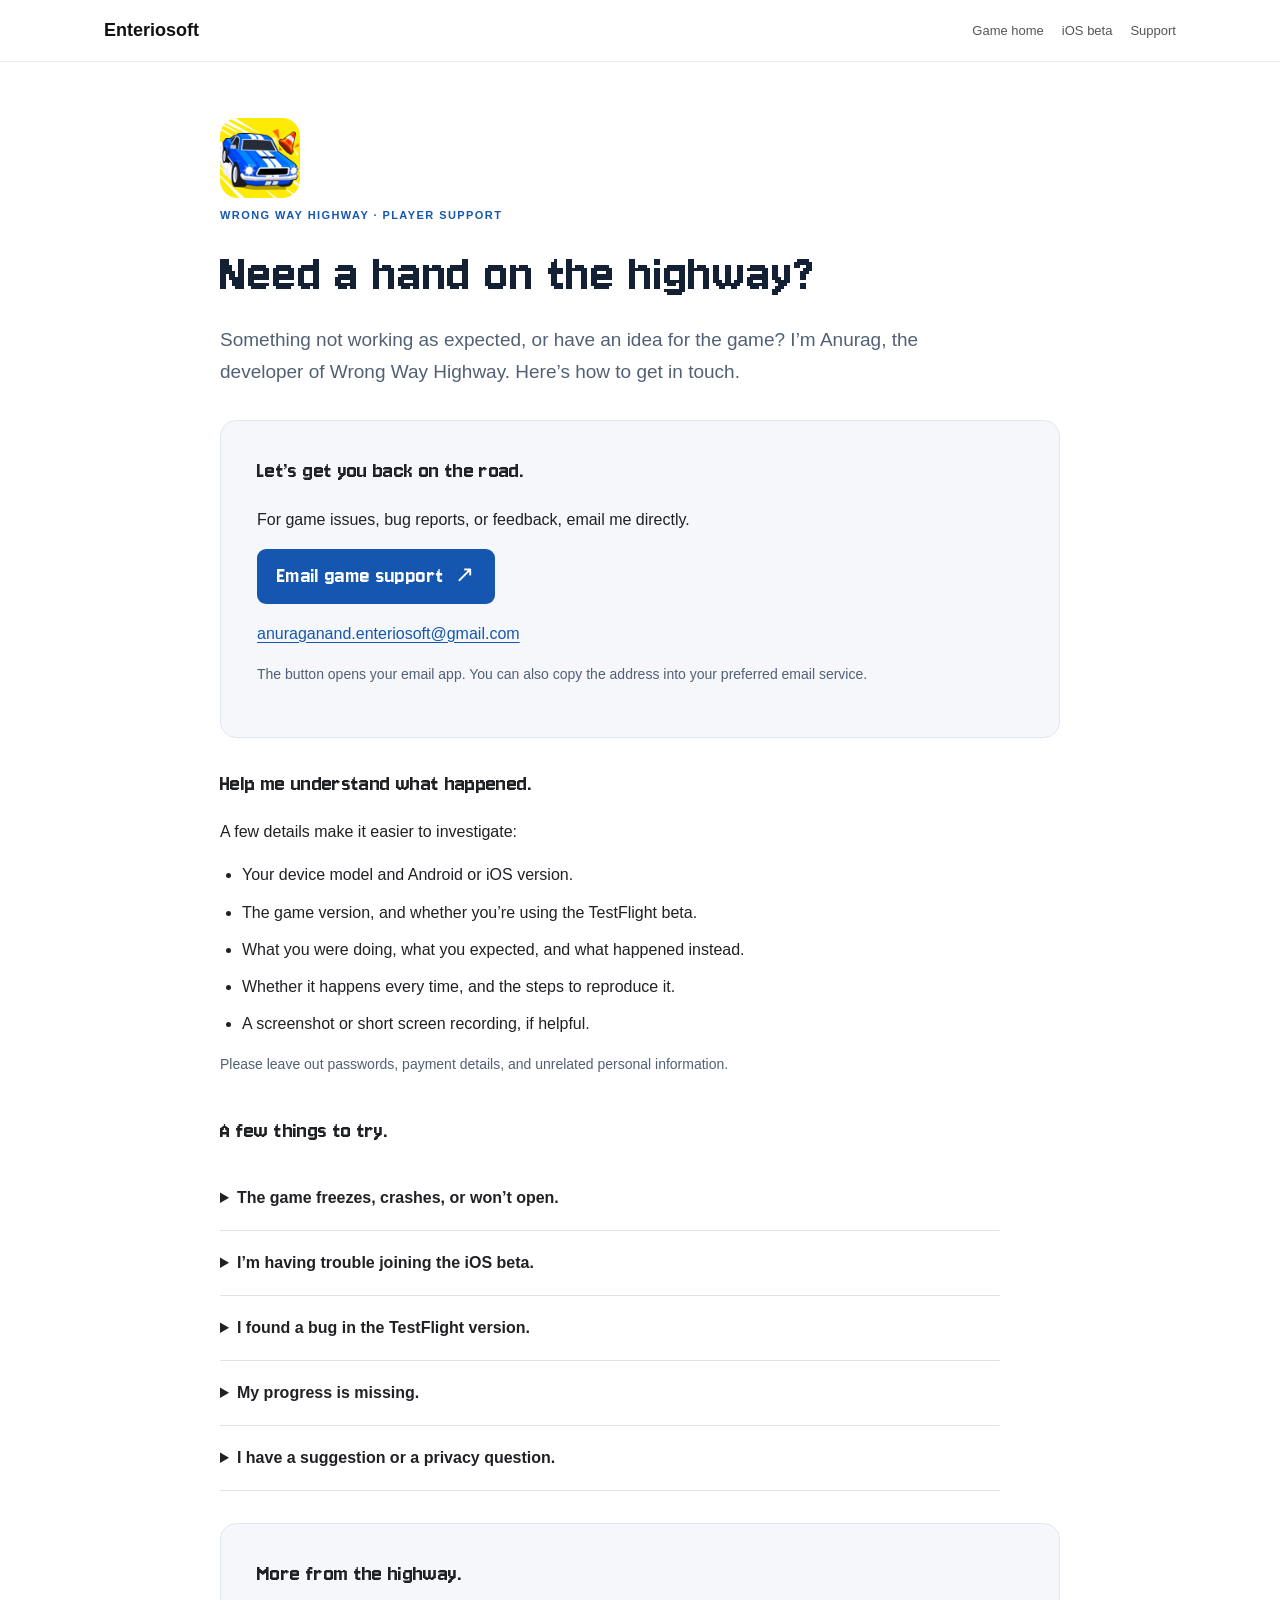
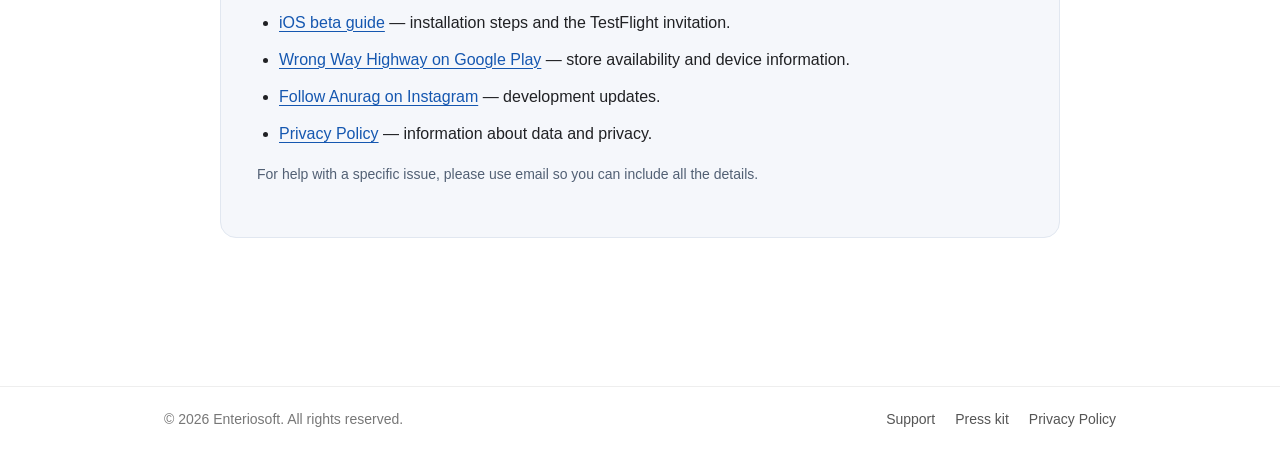
<file: support.html>
<!doctype html>
<html lang="en">
<head>
    <meta charset="utf-8">
    <meta name="viewport" content="width=device-width, initial-scale=1">
    <title>Game Support — Wrong Way Highway</title>
    <meta name="description" content="Get help with Wrong Way Highway. Contact the developer, report a bug, find troubleshooting tips, and get help with the iOS beta.">
    <link rel="canonical" href="https://wrongwayhighway.com/support.html">
    <link rel="icon" href="images/web/favicon.png">
    <link rel="apple-touch-icon" href="images/web/apple-touch-icon.png">
    <meta property="og:type" content="website">
    <meta property="og:title" content="Game Support — Wrong Way Highway">
    <meta property="og:description" content="Need a hand on the highway? Find help and contact the developer.">
    <meta property="og:url" content="https://wrongwayhighway.com/support.html">
    <meta property="og:image" content="https://wrongwayhighway.com/images/web/social-preview.jpg">
    <meta name="twitter:card" content="summary_large_image">
    <link rel="stylesheet" href="home.css">
</head>
<body>
    <a class="skip-link" href="#main">Skip to content</a>
    <header>
        <div class="header-inner">
            <a class="brand" href="index.html">Enteriosoft</a>
            <nav aria-label="Main navigation">
                <a href="index.html">Game home</a>
                <a href="ios-beta.html">iOS beta</a>
                <a href="support.html" aria-current="page">Support</a>
            </nav>
        </div>
    </header>
    <main id="main" class="info-page support-page">
        <img class="info-icon" src="images/web/game-icon.jpg" width="384" height="384" alt="Wrong Way Highway game icon">
        <p class="eyebrow">Wrong Way Highway · Player support</p>
        <h1>Need a hand on the highway?</h1>
        <p class="info-lead">Something not working as expected, or have an idea for the game? I’m Anurag, the developer of Wrong Way Highway. Here’s how to get in touch.</p>

        <section class="info-card" aria-labelledby="contact-title">
            <h2 id="contact-title">Let’s get you back on the road.</h2>
            <p>For game issues, bug reports, or feedback, email me directly.</p>
            <a class="primary-link" href="mailto:anuraganand.enteriosoft@gmail.com?subject=Wrong%20Way%20Highway%20Support">Email game support <span aria-hidden="true">↗</span></a>
            <p class="support-email"><a href="mailto:anuraganand.enteriosoft@gmail.com">anuraganand.enteriosoft@gmail.com</a></p>
            <p class="info-note">The button opens your email app. You can also copy the address into your preferred email service.</p>
        </section>

        <section aria-labelledby="report-title">
            <h2 id="report-title">Help me understand what happened.</h2>
            <p>A few details make it easier to investigate:</p>
            <ul class="support-checklist">
                <li>Your device model and Android or iOS version.</li>
                <li>The game version, and whether you’re using the TestFlight beta.</li>
                <li>What you were doing, what you expected, and what happened instead.</li>
                <li>Whether it happens every time, and the steps to reproduce it.</li>
                <li>A screenshot or short screen recording, if helpful.</li>
            </ul>
            <p class="info-note">Please leave out passwords, payment details, and unrelated personal information.</p>
        </section>

        <section class="faq-section support-faq" aria-labelledby="help-title">
            <h2 id="help-title">A few things to try.</h2>
            <details>
                <summary>The game freezes, crashes, or won’t open.</summary>
                <p>Close the game and reopen it. If the issue continues, restart your device and check your store or TestFlight for a game update. If it still happens, email me with the details listed above.</p>
                <p>Avoid deleting the game or clearing its app data while troubleshooting, as locally saved progress could be lost.</p>
            </details>
            <details>
                <summary>I’m having trouble joining the iOS beta.</summary>
                <p>Follow the <a href="ios-beta.html">TestFlight installation guide</a> on the iPhone or iPad you want to use. If the invitation is full, unavailable, or your device isn’t compatible, follow the message shown in TestFlight.</p>
                <p>You can also visit <a href="https://testflight.apple.com/">Apple’s TestFlight help</a>.</p>
            </details>
            <details>
                <summary>I found a bug in the TestFlight version.</summary>
                <p>Use the feedback option in TestFlight, or email game support. Please include the beta version and the steps that led to the issue.</p>
            </details>
            <details>
                <summary>My progress is missing.</summary>
                <p>Email me with your device model, game version, and what happened before the progress disappeared, such as an update or a device change. Avoid reinstalling or clearing app data while the issue is being investigated. Recovery depends on how the progress was stored.</p>
            </details>
            <details>
                <summary>I have a suggestion or a privacy question.</summary>
                <p>Suggestions are welcome at the support email above. For privacy information, read the <a href="privacy-policy.html">Privacy Policy</a>. You can use the same email address for privacy questions.</p>
            </details>
        </section>

        <section class="info-card" aria-labelledby="resources-title">
            <h2 id="resources-title">More from the highway.</h2>
            <ul class="support-resources">
                <li><a href="ios-beta.html">iOS beta guide</a> — installation steps and the TestFlight invitation.</li>
                <li><a href="https://play.google.com/store/apps/details?id=com.enteriosoft.wrongwayhighway">Wrong Way Highway on Google Play</a> — store availability and device information.</li>
                <li><a href="https://www.instagram.com/anuraganand321/">Follow Anurag on Instagram</a> — development updates.</li>
                <li><a href="privacy-policy.html">Privacy Policy</a> — information about data and privacy.</li>
            </ul>
            <p class="info-note">For help with a specific issue, please use email so you can include all the details.</p>
        </section>
    </main>
    <footer>
        <div class="footer-inner">
            <span>© 2026 Enteriosoft. All rights reserved.</span>
            <div class="footer-links">
                <a href="support.html" aria-current="page">Support</a>
                <a href="press.html">Press kit</a>
                <a href="privacy-policy.html">Privacy Policy</a>
            </div>
        </div>
    </footer>
</body>
</html>
</file>
<file: home.css>
* {
            box-sizing: border-box;
        }

        html {
            -webkit-text-size-adjust: 100%;
        }

        body {
            margin: 0;
            min-height: 100vh;

            font-family:
                -apple-system,
                BlinkMacSystemFont,
                "Segoe UI",
                Roboto,
                Helvetica,
                Arial,
                sans-serif;

            background: #ffffff;
            color: #202124;
        }

        .page {
            min-height: 100vh;
            display: flex;
            flex-direction: column;
        }

        header {
            width: 100%;
            border-bottom: 1px solid #eeeeee;
        }

        .header-inner {
            width: 100%;
            max-width: 1000px;
            margin: 0 auto;
            padding: 20px 24px;

            display: flex;
            align-items: center;
            justify-content: space-between;
            gap: 20px;
        }

        .brand {
            font-size: 18px;
            font-weight: 700;
            color: #111111;
            text-decoration: none;
        }

        nav a {
            color: #555555;
            text-decoration: none;
            font-size: 15px;
        }

        nav a:hover {
            text-decoration: underline;
        }

        main {
            flex: 1;

            display: flex;
            align-items: center;
            justify-content: center;

            width: 100%;
            padding: 0 0 60px;
        }

        .hero {
            width: 100%;
            max-width: none;
            text-align: center;
        }

        .game-icon {
            display: block;
            width: clamp(140px, 28vw, 220px);
            max-width: 100%;
            height: auto;
            margin: 0 auto 28px;
            border-radius: 22%;
        }

        h1 {
            margin: 0 0 18px;

            font-size: clamp(38px, 8vw, 68px);
            line-height: 1.05;
            letter-spacing: -0.035em;

            color: #111111;
        }

        .tagline {
            max-width: 600px;
            margin: 0 auto;

            font-size: clamp(18px, 3vw, 22px);
            line-height: 1.6;

            color: #666666;
        }

        .status {
            display: inline-block;

            margin-top: 30px;
            padding: 9px 16px;

            border: 1px solid #dddddd;
            border-radius: 999px;

            font-size: 14px;
            color: #555555;
        }

        .store-badges {
            display: flex;
            flex-wrap: wrap;
            align-items: center;
            justify-content: center;
            gap: 24px;
            margin: 18px auto 0;
            padding: 12px;
            width: calc(100% - 16px);
        }

        .store-badges a {
            display: block;
            flex: 0 0 auto;
        }

        .store-badges a:focus-visible {
            outline: 3px solid #1557b0;
            outline-offset: 6px;
        }

        .store-badges img {
            display: block;
            width: auto;
            height: 48px;
        }

        .home-gallery {
            width: calc(100% - 40px);
            max-width: 1040px;
            margin: 40px auto 0;
            padding-top: 32px;
            border-top: 1px solid #eeeeee;
            text-align: left;
        }

        .home-gallery h2 {
            margin: 0 0 12px;
            font-size: clamp(26px, 4vw, 36px);
            letter-spacing: -0.035em;
        }

        .gallery-intro {
            margin: 0 0 24px;
            color: #555555;
            line-height: 1.6;
        }

        .home-gallery figure {
            margin: 0;
            min-width: 0;
        }

        .home-gallery img {
            display: block;
            width: 100%;
            height: auto;
            border-radius: 10px;
            background: #eeeeee;
        }

        .home-gallery figcaption {
            margin-top: 10px;
            font-size: 13px;
            line-height: 1.5;
            color: #555555;
        }

        .screenshot-grid {
            display: grid;
            grid-template-columns: repeat(3, minmax(0, 1fr));
            align-items: start;
            gap: 28px 20px;
            margin-top: 28px;
        }

        @media (max-width: 700px) {
            .screenshot-grid {
                grid-template-columns: repeat(2, minmax(0, 1fr));
                gap: 24px 14px;
            }
        }

        @media (max-width: 360px) {
            .screenshot-grid {
                grid-template-columns: 1fr;
            }
        }

        .shot-link {
            display: block;
            cursor: zoom-in;
            border-radius: 10px;
        }

        .shot-link:focus-visible,
        .lightbox button:focus-visible {
            outline: 3px solid #2373d9;
            outline-offset: 5px;
        }

        body.viewer-open {
            overflow: hidden;
        }

        .lightbox {
            width: min(1100px, calc(100% - 24px));
            max-width: none;
            height: calc(100dvh - 24px);
            max-height: none;
            padding: 18px;
            border: 0;
            border-radius: 12px;
            background: #11151c;
            color: #ffffff;
        }

        .lightbox[open] {
            display: flex;
            flex-direction: column;
        }

        .lightbox::backdrop {
            background: rgba(0, 0, 0, 0.85);
        }

        .lightbox-toolbar {
            display: flex;
            align-items: center;
            justify-content: space-between;
            gap: 16px;
        }

        .lightbox-toolbar p {
            margin: 0;
            font-size: 14px;
        }

        .lightbox button {
            min-width: 44px;
            min-height: 44px;
            padding: 8px 12px;
            border: 1px solid #596575;
            border-radius: 6px;
            background: #252b35;
            color: #ffffff;
            font: inherit;
            cursor: pointer;
        }

        .lightbox-stage {
            display: flex;
            align-items: center;
            justify-content: center;
            flex: 1;
            min-height: 0;
            gap: 12px;
            padding-block: 18px;
        }

        .lightbox-stage img {
            width: auto;
            height: auto;
            max-width: calc(100% - 112px);
            max-height: 100%;
            object-fit: contain;
        }

        .lightbox-hint {
            margin: 0;
            text-align: center;
            font-size: 12px;
            color: #c2c7d0;
        }

        @media (max-width: 600px) {
            .lightbox-stage {
                position: relative;
                padding-bottom: 62px;
            }

            .lightbox-stage img {
                max-width: 100%;
            }

            .lightbox-stage button {
                position: absolute;
                bottom: 6px;
            }

            .lightbox-stage .previous {
                left: calc(50% - 54px);
            }

            .lightbox-stage .next {
                right: calc(50% - 54px);
            }
        }

        .developer-section {
            display: grid;
            grid-template-columns: minmax(0, 0.9fr) minmax(0, 1.1fr);
            align-items: center;
            gap: clamp(28px, 5vw, 64px);
            width: calc(100% - 40px);
            max-width: 1040px;
            margin: 64px auto 0;
            padding: clamp(24px, 4vw, 48px);
            border-radius: 20px;
            background: #f5f7fb;
            border: 1px solid #e4eaf2;
            text-align: left;
        }

        .developer-photo {
            margin: 0;
        }

        .developer-photo img {
            display: block;
            width: 100%;
            height: auto;
            border-radius: 12px;
        }

        .developer-milestone {
            display: flex;
            flex-wrap: wrap;
            align-items: center;
            gap: 8px 18px;
            padding: 20px 0 0;
        }

        .developer-milestone strong {
            color: #1557b0;
            font-size: 38px;
            line-height: 1;
            letter-spacing: -0.04em;
        }

        .developer-milestone span {
            color: #4a5463;
            font-size: 13px;
            line-height: 1.5;
        }

        .developer-label {
            margin: 0 0 14px;
            color: #1557b0;
            font-size: 12px;
            font-weight: 700;
            letter-spacing: 0.12em;
            text-transform: uppercase;
        }

        .developer-copy h2 {
            margin: 0 0 20px;
            font-size: clamp(28px, 3.2vw, 38px);
            line-height: 1.15;
            letter-spacing: -0.04em;
            color: #111111;
        }

        .developer-copy p:not(.developer-label) {
            color: #444444;
            font-size: 16px;
            line-height: 1.75;
            margin: 0 0 18px;
        }

        .developer-links {
            display: flex;
            flex-wrap: wrap;
            gap: 8px 24px;
            padding-top: 12px;
            border-top: 1px solid #dce3ed;
        }

        .developer-copy a {
            display: inline-block;
            padding-block: 10px;
            color: #1557b0;
            font-weight: 650;
            text-underline-offset: 4px;
        }

        .developer-copy a:focus-visible {
            outline: 3px solid #1557b0;
            outline-offset: 4px;
        }

        @media (max-width: 700px) {
            .developer-section {
                grid-template-columns: 1fr;
                margin-top: 44px;
            }
        }

        .hero-banner {
            position: relative;
            isolation: isolate;
            overflow: hidden;
            padding: 64px 24px 60px;
            background: #152035 url("images/featured graphics.png") center / cover;
            color: #ffffff;
        }

        .hero-background {
            position: absolute;
            inset: 0;
            z-index: -2;
            pointer-events: none;
        }

        .hero-background video {
            display: block;
            width: 100%;
            height: 100%;
            object-fit: cover;
            opacity: 0;
            pointer-events: none;
        }

        .hero-background video.is-playing {
            opacity: 1;
        }

        .hero-banner::after {
            content: "";
            position: absolute;
            inset: 0;
            z-index: -1;
            background: rgba(7, 15, 30, 0.68);
        }

        @font-face {
            font-family: "Jersey 10";
            src: url("fonts/jersey10-latin.woff") format("woff");
            font-style: normal;
            font-weight: 400;
            font-display: swap;
        }

        .hero-banner h1 {
            font-family: "Jersey 10", Impact, sans-serif;
            font-weight: 400;
            /* This font has one weight; a small matching stroke adds heft. */
            -webkit-text-stroke: 0.8px currentColor;
            text-shadow:
                -4px -4px 0 #000, 0 -4px 0 #000, 4px -4px 0 #000,
                -4px 0 0 #000, 4px 0 0 #000,
                -4px 4px 0 #000, 0 4px 0 #000, 4px 4px 0 #000;
            font-size: clamp(44px, 9vw, 88px);
            line-height: 0.95;
            letter-spacing: 0.035em;
            text-transform: uppercase;
            text-wrap: balance;
            color: #ffffff;
            max-width: 900px;
            margin-inline: auto;
        }

        .hero-banner .tagline {
            color: #ffffff;
        }

        @media (prefers-reduced-motion: reduce) {
            .hero-background {
                display: none;
            }
        }

        .description {
            width: calc(100% - 40px);
            max-width: 600px;
            margin: 34px auto 0;

            font-size: 16px;
            line-height: 1.8;
            color: #444444;
        }

        footer {
            width: 100%;
            border-top: 1px solid #eeeeee;
        }

        .footer-inner {
            width: 100%;
            max-width: 1000px;
            margin: 0 auto;
            padding: 24px;

            display: flex;
            justify-content: space-between;
            align-items: center;
            gap: 20px;

            font-size: 14px;
            color: #777777;
        }

        .footer-links {
            display: flex;
            gap: 20px;
        }

        .footer-links a {
            color: #555555;
            text-decoration: none;
        }

        .footer-links a:hover {
            text-decoration: underline;
        }

        @media (max-width: 600px) {

            .header-inner {
                padding: 18px 20px;
            }

            main {
                padding: 0 0 50px;
            }

            .hero-banner {
                padding: 40px 20px;
            }

            .footer-inner {
                padding: 22px 20px;
                flex-direction: column;
                text-align: center;
            }

            .footer-links {
                flex-direction: column;
                gap: 10px;
            }
        }

/* Landing page sections and shared informational pages. */
:root { --blue: #1557b0; --ink: #142033; --muted: #526074; }
html { scroll-behavior: smooth; scroll-padding-top: 24px; }
main { display: block; }
[hidden] { display: none !important; }
a:focus-visible, button:focus-visible, summary:focus-visible { outline: 3px solid #2373d9; outline-offset: 5px; }
button { font: inherit; cursor: pointer; }
.skip-link { position: fixed; top: 12px; left: 12px; padding: 12px 18px; background: white; z-index: 10; transform: translateY(-200%); }
.skip-link:focus { transform: none; }
.header-inner { max-width: 1120px; }
.header-inner nav { display: flex; align-items: center; flex-wrap: wrap; gap: 18px; }
.header-inner nav a { font-size: 13px; }
.nav-action { font-weight: 700; color: var(--blue); }
.hero-banner { background-image: url('images/web/featured-graphics.jpg'); }
.hero-credit { font-size: 13px; color: #e5edf8; margin: 18px 0 0; }
.motion-toggle { display: block; position: relative; margin: 20px auto -20px; background: #142033; color: white; border: 1px solid #96a5ba; border-radius: 30px; padding: 9px 15px; font-size: 12px; min-height: 44px; }
.availability { padding: 30px 16px 4px; }
.availability h2 { font-size: 17px; font-weight: 600; margin: 0; color: var(--ink); }
.availability > p { font-size: 14px; color: var(--muted); margin: 10px 0 0; }
.store-badges { gap: 24px 36px; margin-top: 8px; width: 100%; }
.store-option { display: flex; align-items: center; flex-direction: column; gap: 16px; padding: 12px; }
.store-option span { font-size: 12px; color: var(--muted); }
.store-option span a { display: inline; color: var(--blue); text-underline-offset: 3px; }
.content-section { max-width: 1040px; width: calc(100% - 40px); margin: 64px auto 0; }
.eyebrow { color: var(--blue); letter-spacing: .13em; text-transform: uppercase; font-size: 11px; font-weight: 750; margin: 0 0 12px; }
.content-section h2 { font-size: clamp(28px, 4vw, 40px); letter-spacing: -.04em; line-height: 1.15; margin: 0 0 16px; color: var(--ink); }
.section-intro { color: var(--muted); max-width: 620px; line-height: 1.7; }
.feature-grid { display: grid; grid-template-columns: repeat(3, minmax(0, 1fr)); gap: 24px; margin-top: 28px; }
.feature-grid article { border-top: 2px solid #e4eaf2; padding-top: 20px; }
.feature-number { font-size: 12px; color: var(--blue); background: #fff2b5; padding: 5px 8px; border-radius: 4px; }
.feature-grid h3 { font-size: 19px; margin: 18px 0 10px; }
.feature-grid p, .trailer-panel p { color: var(--muted); line-height: 1.65; font-size: 15px; margin: 0; }
.trailer-panel { display: flex; align-items: center; justify-content: space-between; gap: 24px; background: #f3f6fa; padding: 24px; border-radius: 12px; margin-top: 30px; }
.trailer-panel h3 { margin: 0 0 8px; font-size: 18px; }
.primary-link { display: inline-flex; justify-content: center; align-items: center; gap: 12px; background: var(--blue); color: white; padding: 14px 20px; border-radius: 9px; border: 0; text-decoration: none; font-weight: 650; font-size: 14px; line-height: 1.5; }
.primary-link:hover { background: #10468e; }
.home-gallery { margin-top: 64px; }
.screenshot-grid { align-items: start; }
.image-frame { display: flex; align-items: center; justify-content: center; aspect-ratio: 3 / 4; padding: 10px; background: #eaf0f7; border-radius: 12px; }
.home-gallery .image-frame img { width: 100%; height: 100%; max-height: 100%; object-fit: contain; background: transparent; border-radius: 5px; }
.shot-link { position: relative; }
.enlarge-hint { position: absolute; right: 16px; bottom: 16px; width: 28px; height: 28px; border-radius: 50%; background: #fff; color: var(--blue); text-align: center; line-height: 28px; box-shadow: 0 1px 8px #0002; }
.gallery-subheading { font-size: 22px; margin: 40px 0 0; letter-spacing: -.02em; }
.more-shots { grid-template-columns: repeat(4, minmax(0, 1fr)); }
.promo-figure { margin-top: 32px !important; }
.promo-figure img { max-height: 360px; object-fit: contain; background: #edf1f7; }
.developer-copy p a { display: inline; padding: 0; }
.faq-section { max-width: 780px; }
.faq-section details { border-bottom: 1px solid #dce3ed; padding: 20px 0; }
.faq-section summary { cursor: pointer; font-weight: 650; line-height: 1.5; padding-right: 10px; }
.faq-section details p { color: var(--muted); line-height: 1.75; margin-bottom: 0; }
.faq-section a, .info-page a:not(.primary-link) { color: var(--blue); text-underline-offset: 3px; }
.closing-cta { text-align: center; background: #f3f6fa; padding: 42px 24px; border-radius: 16px; }
.closing-cta > p:not(.eyebrow) { color: var(--muted); line-height: 1.6; margin-bottom: 24px; }
#lightbox-count { font-size: 12px; color: #bac8d9; margin-top: 6px; }
#lightbox-state { color: white; text-align: center; }
.lightbox-stage { touch-action: pan-y pinch-zoom; }
.trailer-dialog { width: min(1000px, calc(100% - 24px)); max-width: none; max-height: calc(100dvh - 24px); border: 0; border-radius: 12px; padding: 20px; color: white; background: #11151c; }
.trailer-dialog::backdrop { background: #000d; }
.trailer-dialog h2 { font-size: 16px; }
.trailer-dialog button { color: white; background: #252b35; padding: 10px 16px; border: 1px solid #596575; border-radius: 6px; min-height: 44px; }
.trailer-dialog p { font-size: 13px; }
.trailer-dialog a { color: #c8dcff; }
#trailer-container { aspect-ratio: 16 / 9; margin-top: 20px; min-height: 200px; }
#trailer-container iframe { width: 100%; height: 100%; border: 0; }
.info-page { max-width: 840px; width: calc(100% - 40px); margin: 56px auto; line-height: 1.7; }
.info-page h1 { font-size: clamp(36px, 6vw, 56px); margin: 20px 0; color: var(--ink); }
.info-page .info-icon { width: 80px; height: 80px; border-radius: 18px; }
.info-lead { color: var(--muted); font-size: 19px; max-width: 700px; }
.info-card { padding: clamp(20px, 4vw, 36px); border: 1px solid #e1e7f0; background: #f5f7fb; border-radius: 16px; margin: 32px 0; }
.info-card h2 { margin-top: 0; line-height: 1.3; }
.install-steps { padding-left: 24px; }
.install-steps li { padding: 8px 0 8px 8px; }
.install-steps p { margin: 5px 0 10px; color: var(--muted); }
.info-note { font-size: 14px; color: var(--muted); }
.fact-list { display: grid; grid-template-columns: 140px 1fr; gap: 12px 20px; }
.fact-list dt { font-weight: 700; }
.fact-list dd { margin: 0; }
@media (max-width: 700px) {
 .header-inner { flex-wrap: wrap; gap: 16px; padding: 18px 20px; }
 .header-inner nav { gap: 12px 18px; }
 .feature-grid { grid-template-columns: 1fr; gap: 22px; }
 .feature-grid article { display: block; }
 .trailer-panel { align-items: start; flex-direction: column; }
 .more-shots { grid-template-columns: repeat(2, minmax(0, 1fr)); }
 .content-section, .home-gallery { margin-top: 44px; }
 .store-badges { gap: 0; padding-inline: 0; }
 .store-option { width: 100%; }
 .info-page { margin-top: 36px; }
 .fact-list { grid-template-columns: 1fr; gap: 4px; }
 .fact-list dd { margin-bottom: 12px; }
 .trailer-dialog h2 { font-size: 13px; }
}
@media (max-width: 360px) { .more-shots { grid-template-columns: 1fr; } }
@media (prefers-reduced-motion: reduce) { html { scroll-behavior: auto; } }
/* Keep the primary store actions close to the first screen. */
.hero-banner { padding: 44px 24px 40px; }
.game-icon { width: clamp(120px, 16vw, 170px); margin-bottom: 22px; }
@media (max-width: 700px) {
 .hero-banner { padding: 32px 20px; }
 .store-badges { gap: 16px; }
 .store-option { flex: 1 1 145px; width: auto; padding: 12px 0; }
 .store-option span { max-width: 160px; line-height: 1.5; text-align: center; }
}

/* Pixel accents: readable system fonts remain on prose and navigation. */
main h2,
main h3,
.info-page h1,
.primary-link,
.motion-toggle,
.lightbox .close,
#trailer-close {
    font-family: "Jersey 10", Impact, sans-serif;
    font-weight: 400;
    letter-spacing: 0.015em;
}
.availability h2 { font-size: clamp(25px, 4vw, 30px); line-height: 1.2; }
.feature-grid h3 { font-size: 27px; }
.trailer-panel h3 { font-size: 27px; }
.gallery-subheading { font-size: 30px; }
.primary-link { font-size: 23px; line-height: 1.15; }
.motion-toggle, .lightbox .close, #trailer-close { font-size: 21px; }
.content-section h2, .home-gallery h2, .developer-copy h2 {
    font-weight: 400;
    letter-spacing: 0.015em;
    line-height: 1.15;
}

/* Give the game name a deliberate, larger two-line lockup on phones. */
@media (max-width: 700px) {
    .hero-banner h1 {
        font-size: clamp(50px, 16vw, 80px);
        line-height: 0.95;
        letter-spacing: 0.025em;
        margin-bottom: 20px;
    }
    .hero-banner h1 span { display: block; }
}

/* Support content stays readable on small screens and without JavaScript. */
.support-email { overflow-wrap: anywhere; }
.support-checklist, .support-resources { padding-left: 22px; }
.support-checklist li, .support-resources li { margin-block: 10px; }
.support-faq { margin-top: 40px; }
.support-page > section > h2 { line-height: 1.2; }
</file>
<file: styles.css>
:root {
    color-scheme:light;
    --ink:#191b20;
    --muted:#5c6068;
    --line:#e4e5e7;
    --blue:#1557b0
}
* {
    box-sizing:border-box
}
html {
    scroll-behavior:smooth;
    scroll-padding-top:24px
}
body {
    margin:0;
    background:#fff;
    color:var(--ink);
    font-family:-apple-system,BlinkMacSystemFont,"Segoe UI",Roboto,Helvetica,Arial,sans-serif;
    line-height:1.6
}
body.viewer-open {
    overflow:hidden
}
a {
    color:inherit;
    text-decoration:none
}
a:hover {
    text-decoration:underline
}
button {
    font:inherit;
    cursor:pointer
}
a:focus-visible,button:focus-visible {
    outline:3px solid #2373d9;
    outline-offset:5px
}
.wrap {
    width:min(1120px,calc(100% - 64px));
    margin-inline:auto
}
.skip-link {
    position:fixed;
    top:12px;
    left:12px;
    z-index:5;
    background:#fff;
    padding:12px;
    transform:translateY(-200%)
}
.skip-link:focus {
    transform:none
}
.site-header {
    display:flex;
    align-items:center;
    justify-content:space-between;
    gap:24px;
    padding-block:26px;
    border-bottom:1px solid var(--line)
}
.brand {
    font-weight:750;
    font-size:19px;
    line-height:1.3
}
.brand span {
    display:block;
    font-size:11px;
    font-weight:400;
    color:var(--muted);
    margin-top:4px
}
nav {
    display:flex;
    gap:28px;
    font-size:13px;
    color:var(--muted)
}
.hero {
    display:grid;
    grid-template-columns:1.2fr .8fr;
    align-items:center;
    gap:90px;
    padding-block:72px 88px
}
.game-identity {
    display:flex;
    align-items:center;
    gap:16px;
    margin-bottom:32px
}
.game-identity img {
    width:60px;
    height:60px;
    border-radius:14px
}
.eyebrow {
    font-size:11px;
    font-weight:650;
    letter-spacing:.13em;
    text-transform:uppercase;
    color:var(--muted)
}
h1 {
    font-size:clamp(48px,6.1vw,82px);
    line-height:1.02;
    letter-spacing:-.065em;
    font-weight:750;
    margin:0 0 26px
}
.intro {
    font-size:26px;
    line-height:1.35;
    letter-spacing:-.025em;
    margin:0 0 20px
}
.summary {
    font-size:16px;
    color:var(--muted);
    max-width:390px;
    margin:0
}
.hero-actions {
    display:flex;
    flex-wrap:wrap;
    align-items:center;
    gap:22px;
    margin-top:32px
}
.status {
    display:inline-flex;
    align-items:center;
    gap:8px;
    font-size:12px;
    border:1px solid var(--line);
    border-radius:30px;
    padding:8px 13px
}
.status span {
    width:6px;
    height:6px;
    background:var(--blue);
    border-radius:50%
}
.text-link {
    font-size:13px;
    font-weight:600
}
.text-link span {
    margin-left:9px;
    color:var(--blue)
}
figure {
    margin:0;
    min-width:0
}
.hero-image {
    width:100%;
    max-width:360px;
    justify-self:end
}
.shot-link {
    display:block;
    position:relative;
    overflow:hidden;
    border-radius:10px;
    background:#f0f1f3
}
.shot-link img {
    display:block;
    width:100%;
    height:auto;
    transition:transform .25s ease
}
.shot-link:hover img {
    transform:scale(1.012)
}
.zoom-label {
    position:absolute;
    right:12px;
    bottom:12px;
    background:rgba(255,255,255,.96);
    color:#191b20;
    padding:6px 10px;
    border-radius:5px;
    font-size:11px;
    opacity:0;
    transition:opacity .2s
}
.shot-link:hover .zoom-label,.shot-link:focus-visible .zoom-label {
    opacity:1
}
figcaption {
    display:flex;
    justify-content:space-between;
    gap:10px;
    margin-top:13px;
    font-size:11px;
    color:var(--muted)
}
.gallery-section {
    border-top:1px solid var(--line);
    padding-block:54px 70px
}
.section-heading {
    display:flex;
    justify-content:space-between;
    align-items:end;
    gap:32px;
    margin-bottom:32px
}
.section-heading .eyebrow {
    margin:0 0 10px
}
h2 {
    font-size:clamp(28px,3.5vw,42px);
    line-height:1.15;
    letter-spacing:-.045em;
    margin:0
}
.section-heading>p {
    font-size:13px;
    color:var(--muted);
    margin:0
}
.gallery {
    display:grid;
    grid-template-columns:repeat(3,minmax(0,1fr));
    align-items:start;
    gap:38px 24px
}
.closing {
    border-top:1px solid var(--line);
    padding-block:66px 76px;
    text-align:center
}
.closing .eyebrow {
    margin:0 0 14px
}
.closing>p:not(.eyebrow) {
    color:var(--muted);
    font-size:14px;
    margin:18px 0 24px
}
footer {
    display:flex;
    justify-content:space-between;
    gap:20px;
    border-top:1px solid var(--line);
    padding-block:24px;
    font-size:12px;
    color:var(--muted)
}
.lightbox {
    width:100vw;
    max-width:none;
    height:100dvh;
    max-height:none;
    border:0;
    margin:0;
    padding:20px 28px;
    background:#11151c;
    color:#fff;
    opacity:0;
    transition:opacity .18s
}
.lightbox[open] {
    display:flex;
    flex-direction:column;
    opacity:1
}
.lightbox::backdrop {
    background:rgba(0,0,0,.85)
}
.lightbox-toolbar {
    display:flex;
    align-items:center;
    justify-content:space-between;
    gap:20px
}
.lightbox-toolbar p {
    font-size:13px;
    margin:0
}
.lightbox button {
    background:#252b35;
    color:#fff;
    border:1px solid #56606f;
    border-radius:6px;
    padding:8px 14px;
    min-height:44px
}
.lightbox-stage {
    display:flex;
    align-items:center;
    justify-content:center;
    gap:20px;
    flex:1;
    min-height:0;
    padding-block:20px
}
.lightbox-stage img {
    max-width:calc(100% - 144px);
    max-height:100%;
    width:auto;
    height:auto;
    object-fit:contain
}
.lightbox-hint {
    text-align:center;
    font-size:11px;
    color:#c2c7d0;
    margin:0
}
@starting-style {
    .lightbox[open] {
        opacity:0
    }
}
@media(max-width:850px) {
    .hero {
        gap:36px
    }
    .gallery {
        gap:30px 18px
    }
    .section-heading {
        align-items:start;
        flex-direction:column;
        gap:16px
    }
    .hero-actions {
        gap:15px
    }
}
@media(max-width:600px) {
    .wrap {
        width:calc(100% - 40px)
    }
    .site-header {
        padding-block:20px;
        gap:16px;
        flex-wrap:wrap
    }
    nav {
        gap:16px;
        font-size:12px
    }
    .brand {
        font-size:17px
    }
    .hero {
        grid-template-columns:1fr;
        gap:38px;
        padding-block:44px 48px
    }
    .game-identity {
        margin-bottom:26px
    }
    .hero-copy {
        max-width:440px
    }
    h1 {
        font-size:clamp(44px,12vw,68px)
    }
    .intro {
        font-size:23px
    }
    .hero-image {
        justify-self:center;
        max-width:320px
    }
    .gallery {
        grid-template-columns:repeat(2,minmax(0,1fr));
        gap:28px 14px
    }
    .gallery-section {
        padding-block:34px 44px
    }
    .zoom-label {
        display:none
    }
    .closing {
        padding-block:44px
    }
    footer {
        flex-direction:column;
        gap:8px
    }
    .lightbox {
        padding:14px
    }
    .lightbox-stage {
        gap:7px
    }
    .lightbox-stage img {
        max-width:calc(100% - 92px)
    }
    .lightbox-stage button {
        padding:8px 10px
    }
    .lightbox-toolbar p {
        font-size:11px
    }
    .lightbox-toolbar {
        gap:12px
    }
    figcaption {
        font-size:10px
    }
}
@media(max-width:360px) {
    nav {
        gap:10px
    }
    .gallery {
        grid-template-columns:1fr
    }
    .gallery figure {
        max-width:280px;
        margin-inline:auto
    }
}
@media(prefers-reduced-motion:reduce) {
    html {
        scroll-behavior:auto
    }
    *,*::before,*::after {
        transition:none!important;
        animation:none!important
    }
    .shot-link:hover img {
        transform:none
    }
}
</file>
